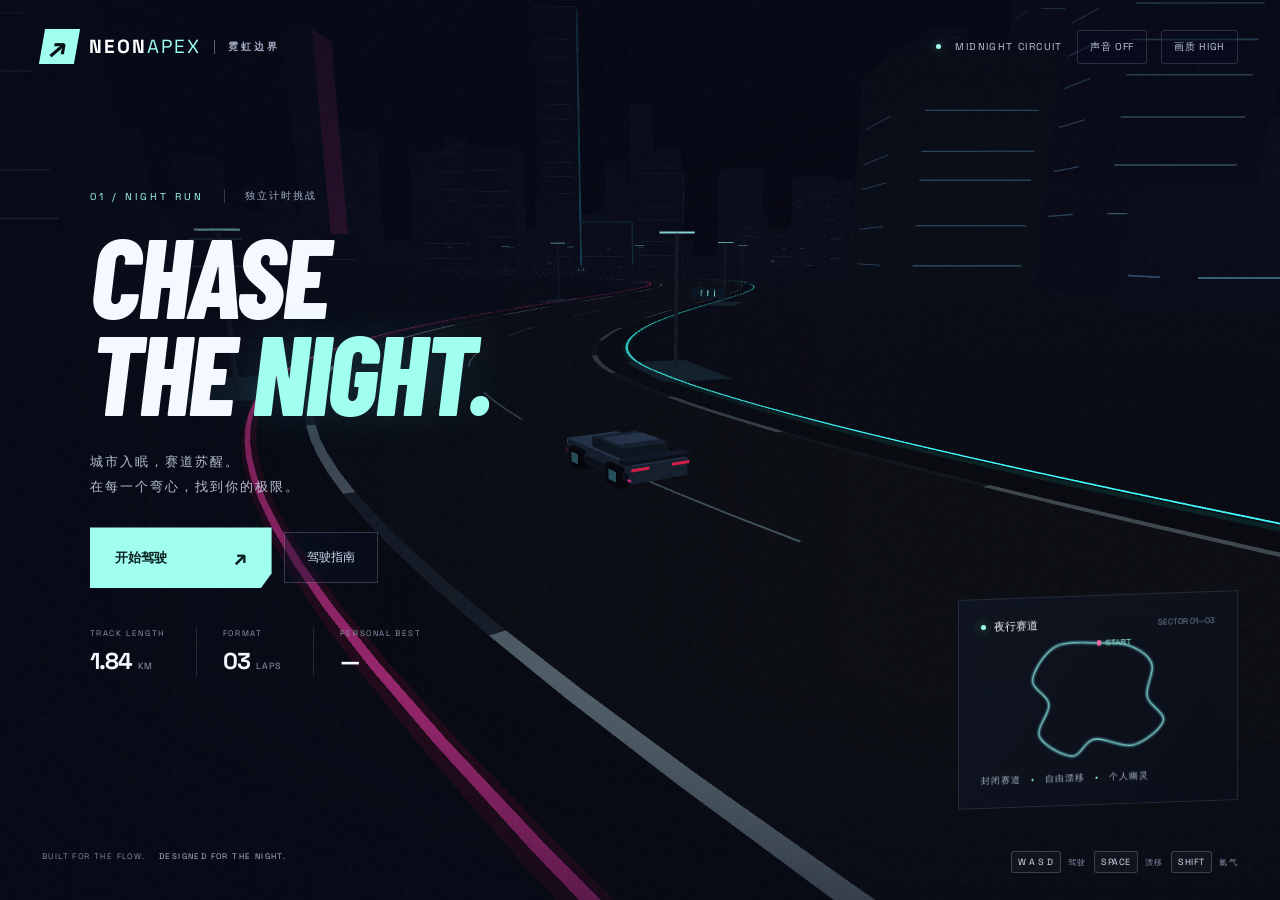
<file: neon-apex/index.html>
<!doctype html>
<html lang="zh-CN"><head><meta charset="UTF-8"><meta name="viewport" content="width=device-width,initial-scale=1,viewport-fit=cover"><meta name="theme-color" content="#070918"><meta name="description" content="霓虹城市中的 3D 漂移计时挑战。驾驶、加速，追逐自己的最佳圈速。"><title>NEON APEX · 霓虹边界</title><link rel="stylesheet" href="style.css"></head>
<body>
<canvas id="world" aria-label="3D 赛车画面"></canvas><div class="grain"></div><div class="vignette"></div>
<header><a class="brand" href="#" aria-label="霓虹边界首页"><i>↗</i> NEON<span>APEX</span><small>霓虹边界</small></a><div class="top-actions"><span class="live-dot"></span><span id="modeLabel">MIDNIGHT CIRCUIT</span><button id="sound" aria-label="开启声音" title="声音">声音 OFF</button><button id="quality" title="画面品质">画质 HIGH</button><button id="pause" class="hidden" title="暂停 (Esc)">Ⅱ 暂停</button></div></header>
<main id="menu" class="menu">
 <div class="eyebrow"><span>01 / NIGHT RUN</span><b>独立计时挑战</b></div>
 <h1>CHASE<br>THE <em>NIGHT.</em></h1>
 <p class="intro">城市入眠，赛道苏醒。<br>在每一个弯心，找到你的极限。</p>
 <div class="start-row"><button id="start" class="primary">开始驾驶 <span>↗</span></button><button id="help" class="secondary">驾驶指南</button></div>
 <div class="specs"><div><small>TRACK LENGTH</small><strong id="length">—<span> KM</span></strong></div><div><small>FORMAT</small><strong>03<span> LAPS</span></strong></div><div><small>PERSONAL BEST</small><strong id="menuBest">—<span> 首圈待创</span></strong></div></div>
</main>
<aside id="trackCard" class="track-card"><div><span class="live-dot"></span> 夜行赛道 <small>SECTOR 01—03</small></div><canvas id="menuMap" width="260" height="150"></canvas><p>封闭赛道 <span>•</span> 自由漂移 <span>•</span> 个人幽灵</p></aside>
<div class="bottom-menu" id="bottomMenu"><span>BUILT FOR THE FLOW. <b>DESIGNED FOR THE NIGHT.</b></span><span><kbd>W A S D</kbd> 驾驶 <kbd>SPACE</kbd> 漂移 <kbd>SHIFT</kbd> 氮气</span></div>
<section id="hud" class="hidden" aria-label="比赛仪表">
 <div class="lap-panel"><small>LAP / 圈数</small><div><b id="lap">01</b><span>/ 03</span></div><div class="sectors"><i></i><i></i><i></i></div><p id="sectorLabel">SECTOR 01</p></div>
 <div class="times"><div><small>当前圈速</small><strong id="timer">00:00.000</strong></div><div><small>最佳圈速</small><strong id="best">—</strong></div><p id="ghostLabel">首个纪录，等你创造</p></div>
 <div class="map-box"><canvas id="map" width="220" height="150"></canvas><span>MIDNIGHT CIRCUIT</span></div>
 <div class="speed-box"><span id="drift">GRIP / 抓地</span><div><strong id="speed">000</strong><small>KM/H</small></div><div class="speed-line"><i id="speedFill"></i></div><div class="nitro"><span>N₂</span><div><i id="nitroFill"></i></div><small id="nitroText">100%</small></div></div>
 <div class="race-bottom"><span><kbd>SPACE</kbd> 漂移 <kbd>SHIFT</kbd> 氮气 <kbd>R</kbd> 回到赛道 <kbd>ESC</kbd> 暂停</span><button id="reset">↻ 重开</button></div>
</section>
<div id="countdown" class="countdown hidden" aria-live="polite"></div><div id="toast" class="toast" aria-live="polite"></div>
<div id="touch" class="touch hidden"><div><button data-key="ArrowLeft" aria-label="左转">◀</button><button data-key="ArrowRight" aria-label="右转">▶</button></div><div><button data-key="Space">漂移</button><button data-key="ShiftLeft">N₂</button><button data-key="ArrowDown">刹车</button><button data-key="ArrowUp">油门</button></div></div>
<dialog id="guide"><button class="close" id="closeGuide" aria-label="关闭">×</button><span class="eyebrow">DRIVER'S BRIEFING</span><h2>掌握弯道，掌握夜晚。</h2><div class="guide-grid"><p><kbd>W / ↑</kbd><b>油门</b><span>平顺加速，直道全开。</span></p><p><kbd>S / ↓</kbd><b>刹车 / 倒车</b><span>入弯前减速，低速时可倒车。</span></p><p><kbd>A D / ← →</kbd><b>方向</b><span>高速轻打方向，提前寻找弯心。</span></p><p><kbd>SPACE</kbd><b>手刹漂移</b><span>转向时轻按，让车尾滑过弯道。</span></p><p><kbd>SHIFT</kbd><b>氮气</b><span>直道释放；松开后自动恢复。</span></p><p><kbd>R / ESC</kbd><b>救援 / 暂停</b><span>救援回赛道，当前圈计时加 3 秒。</span></p></div><p class="guide-note">完成三圈结束挑战。按顺序通过赛道检查点才计圈，最佳单圈与幽灵记录保存在当前浏览器。手机请横屏，用屏幕按钮驾驶。</p><button id="guideGo" class="primary">明白，准备上场 ↗</button></dialog>
<dialog id="pauseDialog"><span class="eyebrow">TAKE A BREATH</span><h2>夜晚会等你。</h2><p>比赛已暂停，计时停止。</p><button id="resume" class="primary">继续驾驶 ↗</button><button id="quit" class="secondary">返回主界面</button></dialog>
<dialog id="finish"><span class="eyebrow">SESSION COMPLETE</span><h2>留下一道光。</h2><p id="finishSubtitle">三圈挑战完成</p><div id="lapResults"></div><p class="guide-note">最佳单圈已保存在此浏览器。再跑一场，挑战自己的幽灵。</p><button id="again" class="primary">再次挑战 ↗</button><button id="finishMenu" class="secondary">返回主界面</button></dialog>
<div id="error" class="hidden error"><h2>当前环境无法启动 3D 画面</h2><p>请使用启用硬件加速的现代浏览器重新打开。</p></div>
<script type="module" src="game.js"></script>
</body></html>
</file>
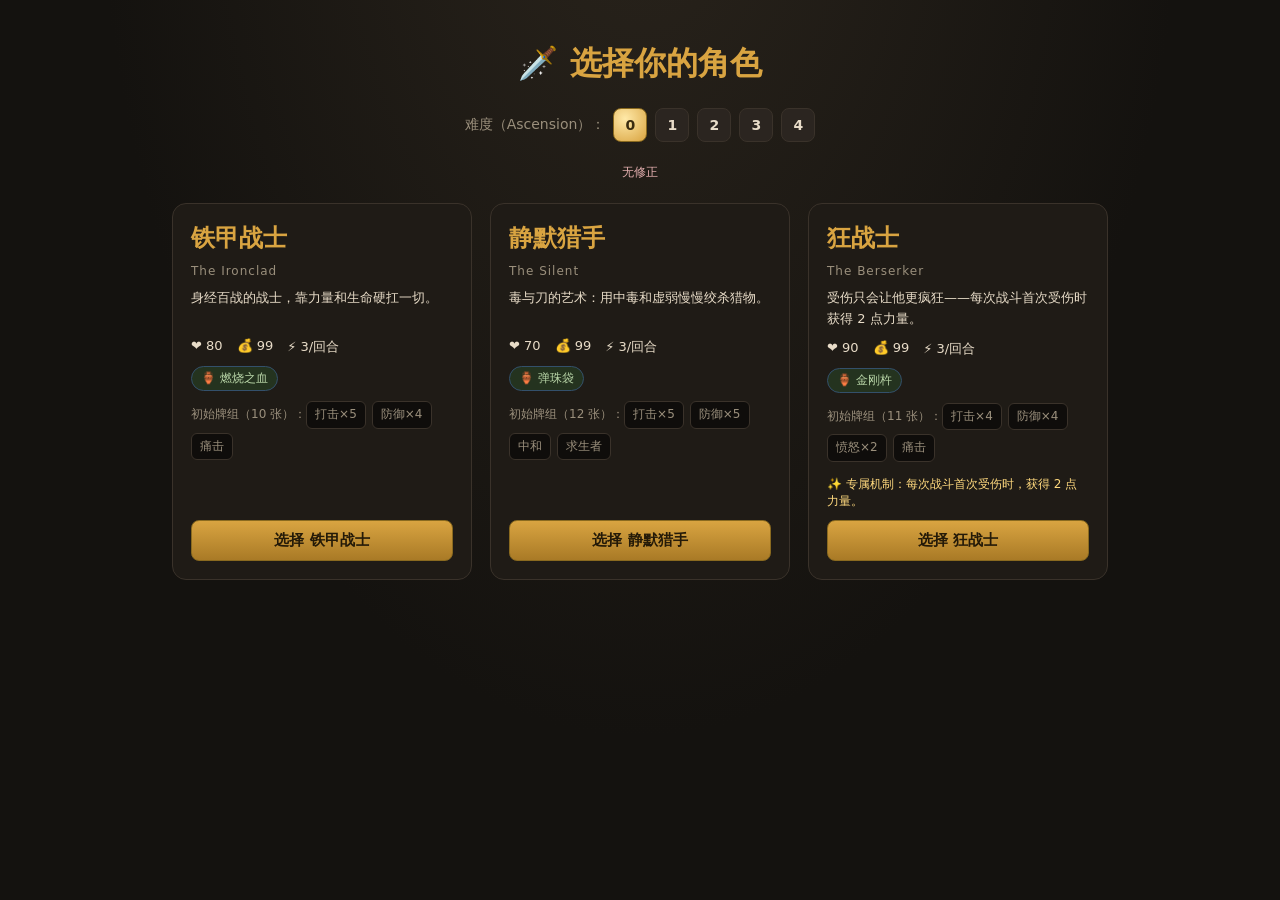
<file: sts-web/index.html>
<!doctype html>
<html lang="zh-CN">
  <head>
    <meta charset="UTF-8" />
    <meta name="viewport" content="width=device-width, initial-scale=1.0, viewport-fit=cover" />
    <meta name="theme-color" content="#14120f" />
    <link rel="manifest" href="./manifest.webmanifest" />
    <link rel="icon" href="data:image/svg+xml,<svg xmlns=%22http://www.w3.org/2000/svg%22 viewBox=%220 0 100 100%22><text y=%22.9em%22 font-size=%2290%22>🗡️</text></svg>" />
    <title>杀戮尖塔 · 网页版</title>
    <script type="module" crossorigin src="./assets/index-CFLQZU8_.js"></script>
    <link rel="stylesheet" crossorigin href="./assets/index-DvwWid6a.css">
  </head>
  <body>
    <div id="root"></div>
  </body>
</html>
</file>
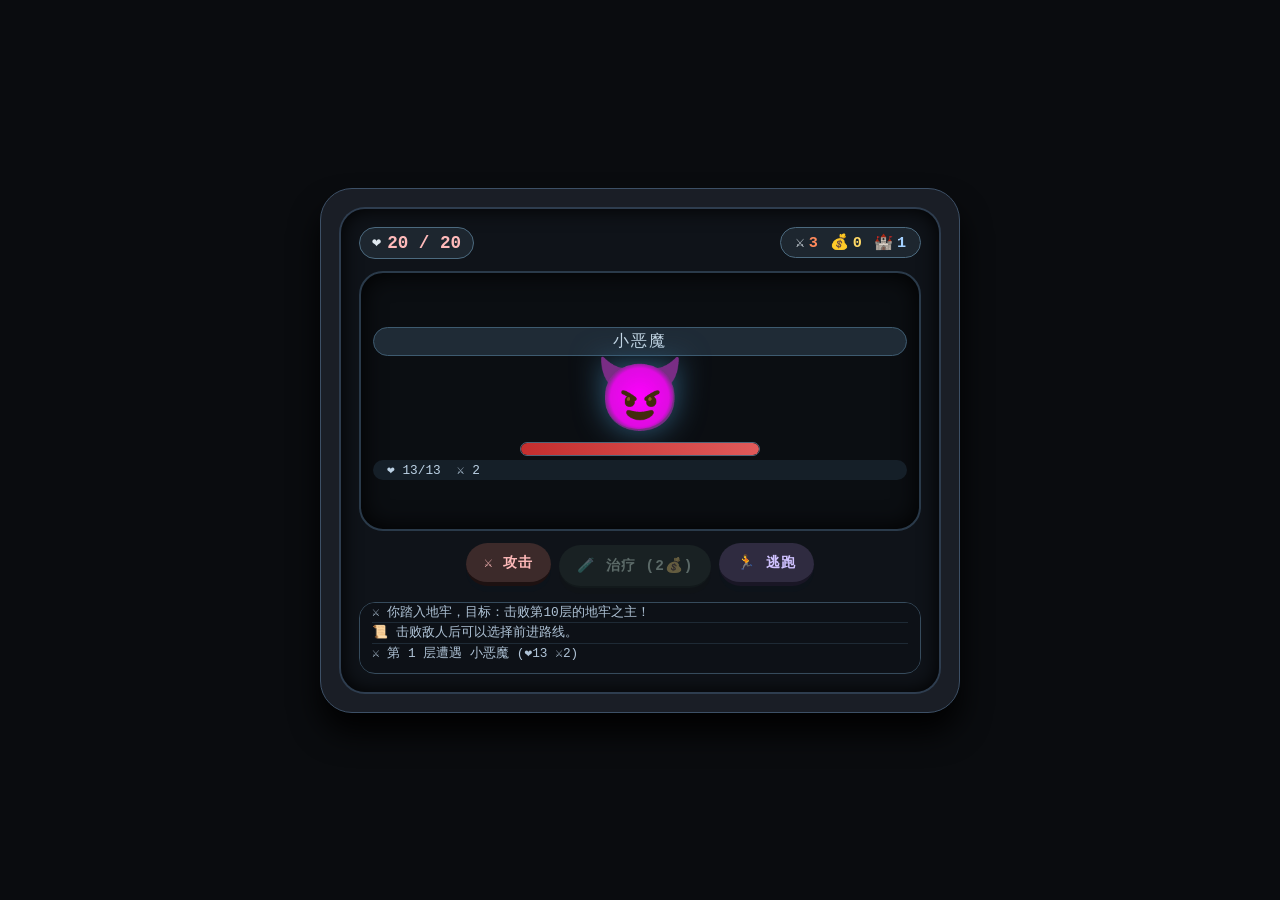
<file: maoxian.html>
<!DOCTYPE html>
<html lang="zh-CN">
<head>
<meta charset="UTF-8">
<meta name="viewport" content="width=device-width, initial-scale=1.0">
<title>肉鸽地牢 · 分支与商店</title>
<style>
  * { box-sizing: border-box; user-select: none; margin: 0; padding: 0; }
  body {
    background: #0a0c0f; min-height: 100vh; display: flex;
    align-items: center; justify-content: center;
    font-family: 'Courier New', monospace; padding: 16px;
  }
  .game-wrapper {
    background: #1a1e26; padding: 20px; border-radius: 32px;
    box-shadow: 0 20px 30px rgba(0,0,0,0.9);
    border: 1px solid #3d5066; max-width: 640px; width: 100%;
  }
  .game-container {
    background: #0f1319; border-radius: 24px; padding: 18px;
    box-shadow: inset 0 0 20px #000, 0 0 0 2px #2e3d4f;
  }
  .status-panel {
    display: flex; flex-wrap: wrap; justify-content: space-between;
    align-items: center; gap: 8px; margin-bottom: 12px;
    color: #e0e9f0; font-weight: bold; font-size: 0.95rem;
  }
  .hp-bar {
    display: flex; align-items: center; gap: 6px; background: #1d262f;
    padding: 5px 12px; border-radius: 60px; border: 1px solid #4c6a7f;
  }
  .hp-value { color: #ffbaba; font-size: 1.1rem; }
  .stats {
    display: flex; gap: 12px; background: #1d262f;
    padding: 5px 14px; border-radius: 60px; border: 1px solid #4c6a7f;
  }
  .stat-item { display: flex; align-items: center; gap: 4px; }
  .gold { color: #ffd966; } .floor { color: #a3d0ff; } .attack { color: #ff8a5c; }
  .battlefield {
    background: #0b0e12; border-radius: 24px; padding: 18px 12px 12px;
    border: 2px solid #2a3a4a; box-shadow: inset 0 0 25px #000;
    margin-bottom: 12px; text-align: center; min-height: 260px;
    display: flex; flex-direction: column; justify-content: center;
  }
  .enemy-name {
    color: #c9dbe9; font-size: 1rem; letter-spacing: 2px;
    background: #1f2b36; padding: 3px 18px; border-radius: 40px;
    border: 1px solid #3e5b70; display: inline-block; margin-bottom: 6px;
  }
  .enemy-name.boss { color: #ffd700; border-color: #ffd700; box-shadow: 0 0 12px #ffd70088; }
  .enemy-sprite {
    font-size: 4.5rem; line-height: 1; margin: 2px 0 6px;
    color: #b0c6d8; text-shadow: 0 0 30px #326180;
  }
  .enemy-hp-bar {
    width: 90%; max-width: 240px; height: 14px; background: #201f24;
    border-radius: 40px; border: 1px solid #4e6478; overflow: hidden;
    margin: 0 auto 4px;
  }
  .enemy-hp-fill {
    height: 100%; width: 100%; background: linear-gradient(90deg, #c42e2e, #e05a5a);
    border-radius: 40px; transition: width 0.2s ease;
  }
  .enemy-stats {
    display: inline-flex; gap: 16px; font-size: 0.8rem; color: #bbd1e4;
    background: #151f28; padding: 2px 14px; border-radius: 40px;
  }
  .action-buttons {
    display: flex; gap: 8px; justify-content: center;
    margin-top: 12px; flex-wrap: wrap;
  }
  .btn {
    background: #283845; border: none; border-radius: 60px; padding: 10px 18px;
    font-family: inherit; font-weight: bold; font-size: 0.9rem; letter-spacing: 1px;
    color: #e7f2fa; border-bottom: 4px solid #121b22;
    box-shadow: 0 6px 0 #0d131a; cursor: pointer;
    transition: all 0.07s ease; display: flex; align-items: center; gap: 5px;
    touch-action: manipulation;
  }
  .btn:active:not(:disabled) {
    transform: translateY(4px); border-bottom-width: 1px;
    box-shadow: 0 1px 0 #0d131a;
  }
  .btn:disabled {
    opacity: 0.4; transform: translateY(2px); border-bottom-width: 2px;
    pointer-events: none; filter: grayscale(0.5);
  }
  .attack-btn { background: #3c2a2a; border-bottom-color: #1d1111; color: #ffbaba; }
  .heal-btn { background: #1d3a30; border-bottom-color: #10241d; color: #b6f0d6; }
  .flee-btn { background: #2f2b40; border-bottom-color: #191625; color: #cfc1ff; }
  .restart-btn { background: #2a3444; border-bottom-color: #121b26; color: #b8d4ff; }
  .choice-btn { background: #2a3a4a; border-bottom-color: #1a2a3a; color: #a3d0ff; }
  .shop-btn { background: #3a3020; border-bottom-color: #201810; color: #ffd966; }
  .buy-btn { background: #1d3a30; border-bottom-color: #10241d; color: #b6f0d6; font-size: 0.8rem; padding: 8px 14px; }
  .buy-btn:disabled { opacity: 0.3; }
  .log-box {
    background: #0d1117; border-radius: 16px; padding: 8px 12px; margin-top: 10px;
    height: 72px; overflow-y: auto; font-size: 0.8rem; color: #afc3d6;
    border: 1px solid #364b5c; line-height: 1.4;
  }
  .log-box div { border-bottom: 1px solid #1e2a35; padding: 1px 0; }
  .log-box div:last-child { border-bottom: none; }
  .game-over-msg { text-align: center; font-size: 1rem; font-weight: bold; margin: 6px 0; }
  .game-over-msg.lose { color: #ff9f9f; }
  .game-over-msg.win { color: #ffd966; }
  .hidden { display: none !important; }

  /* 分支路线面板 */
  .branch-panel {
    display: flex; gap: 12px; justify-content: center; flex-wrap: wrap;
    margin: 8px 0;
  }
  .branch-card {
    background: #1a2430; border: 2px solid #3a5a70; border-radius: 16px;
    padding: 14px 18px; cursor: pointer; transition: all 0.15s;
    min-width: 140px; text-align: center; color: #c9dbe9;
  }
  .branch-card:hover { border-color: #6ab0d0; background: #223040; transform: translateY(-2px); }
  .branch-card .icon { font-size: 2rem; display: block; margin-bottom: 4px; }
  .branch-card .label { font-size: 0.85rem; font-weight: bold; }
  .branch-card .desc { font-size: 0.7rem; color: #8aa8c0; margin-top: 3px; }
  .branch-card.danger { border-color: #6a3a3a; }
  .branch-card.danger:hover { border-color: #d06a6a; background: #302020; }
  .branch-card.treasure { border-color: #6a5a30; }
  .branch-card.treasure:hover { border-color: #d0b06a; background: #302a20; }
  .branch-card.elite { border-color: #6a3060; }
  .branch-card.elite:hover { border-color: #d06ac0; background: #302030; }

  /* 商店面板 */
  .shop-panel {
    background: #141a22; border: 2px solid #4a5a3a; border-radius: 16px;
    padding: 12px; margin-top: 8px;
  }
  .shop-title {
    color: #ffd966; font-size: 1rem; font-weight: bold; text-align: center;
    margin-bottom: 8px; letter-spacing: 1px;
  }
  .shop-items { display: flex; flex-direction: column; gap: 6px; }
  .shop-item {
    display: flex; align-items: center; justify-content: space-between;
    background: #1a2430; border-radius: 10px; padding: 8px 12px;
    border: 1px solid #2a3a4a;
  }
  .shop-item-info { display: flex; align-items: center; gap: 8px; }
  .shop-item-icon { font-size: 1.4rem; }
  .shop-item-name { color: #e0e9f0; font-size: 0.85rem; font-weight: bold; }
  .shop-item-desc { color: #8aa8c0; font-size: 0.7rem; }
  .shop-item-price { color: #ffd966; font-size: 0.85rem; font-weight: bold; margin-right: 8px; }
  .shop-footer { text-align: center; margin-top: 8px; }

  /* 背包显示 */
  .inventory {
    display: flex; gap: 4px; flex-wrap: wrap; margin-top: 6px;
    justify-content: center;
  }
  .inv-item {
    background: #1d262f; border: 1px solid #4c6a7f; border-radius: 8px;
    padding: 2px 8px; font-size: 0.7rem; color: #bbd1e4;
  }
  .inv-item.passive { border-color: #6a5a30; color: #ffd966; }
</style>
</head>
<body>
<div class="game-wrapper">
  <div class="game-container">
    <div class="status-panel">
      <div class="hp-bar"><span>❤️</span><span class="hp-value" id="hpDisplay">20 / 20</span></div>
      <div class="stats">
        <div class="stat-item">⚔️ <span class="attack" id="atkDisplay">3</span></div>
        <div class="stat-item">💰 <span class="gold" id="goldDisplay">0</span></div>
        <div class="stat-item">🏰 <span class="floor" id="floorDisplay">1</span></div>
      </div>
    </div>

    <div class="battlefield" id="battlefield">
      <div class="enemy-name" id="enemyName">骷髅战士</div>
      <div class="enemy-sprite" id="enemySprite">💀</div>
      <div class="enemy-hp-bar"><div class="enemy-hp-fill" id="enemyHpFill" style="width:100%"></div></div>
      <div class="enemy-stats">
        <span>❤️ <span id="enemyHpText">12/12</span></span>
        <span>⚔️ <span id="enemyAtkText">3</span></span>
      </div>
    </div>

    <div class="action-buttons" id="actionButtons">
      <button class="btn attack-btn" id="attackBtn" type="button">⚔️ 攻击</button>
      <button class="btn heal-btn" id="healBtn" type="button">🧪 治疗 (2💰)</button>
      <button class="btn flee-btn" id="fleeBtn" type="button">🏃 逃跑</button>
    </div>

    <div id="branchPanel" class="branch-panel hidden"></div>
    <div id="shopPanel" class="shop-panel hidden"></div>
    <div id="gameOverMsg" class="game-over-msg hidden"></div>
    <div class="inventory" id="inventory"></div>
    <div class="log-box" id="logBox"></div>
  </div>
</div>

<script>
window.onerror = function(msg, url, line) {
  const dbg = document.getElementById('logBox');
  if (dbg) {
    const d = document.createElement('div');
    d.style.color = '#ff6b6b';
    d.textContent = '❌ 错误: ' + msg + ' 行:' + line;
    dbg.appendChild(d);
  }
  return false;
};

(function() {
  'use strict';

  const BOSS_FLOOR = 10;
  const MAX_ITEMS = 6; // 背包上限

  let player = {
    hp: 20, maxHp: 20, attack: 3, gold: 0, floor: 1,
    items: [],           // 被动道具 {id, name, icon, desc, type, value}
    tempAttack: 0,       // 临时攻击加成
    tempDefense: 0,      // 临时防御(减伤)
    battleCount: 0,      // 已战斗次数
  };

  let enemy = { name: '骷髅战士', sprite: '💀', hp: 12, maxHp: 12, attack: 3, isBoss: false };
  let gamePhase = 'battle'; // 'battle' | 'branch' | 'shop' | 'gameover' | 'victory'

  const $ = id => document.getElementById(id);
  const hpDisplay = $('hpDisplay'), atkDisplay = $('atkDisplay'), goldDisplay = $('goldDisplay'), floorDisplay = $('floorDisplay');
  const enemyName = $('enemyName'), enemySprite = $('enemySprite'), enemyHpFill = $('enemyHpFill'), enemyHpText = $('enemyHpText'), enemyAtkText = $('enemyAtkText');
  const attackBtn = $('attackBtn'), healBtn = $('healBtn'), fleeBtn = $('fleeBtn');
  const logBox = $('logBox'), gameOverMsg = $('gameOverMsg');
  const branchPanel = $('branchPanel'), shopPanel = $('shopPanel'), inventory = $('inventory');
  const battlefield = $('battlefield'), actionButtons = $('actionButtons');

  function log(msg) {
    const div = document.createElement('div');
    div.textContent = msg;
    logBox.appendChild(div);
    logBox.scrollTop = logBox.scrollHeight;
    while (logBox.children.length > 30) logBox.removeChild(logBox.firstChild);
  }

  // ========== 有效属性计算 ==========
  function getEffectiveAttack() {
    let atk = player.attack + player.tempAttack;
    player.items.forEach(it => {
      if (it.type === 'atk') atk += it.value;
    });
    return atk;
  }
  function getDamageReduction() {
    let red = player.tempDefense;
    player.items.forEach(it => {
      if (it.type === 'def') red += it.value;
    });
    return red;
  }
  function getMaxHpBonus() {
    let bonus = 0;
    player.items.forEach(it => {
      if (it.type === 'hp') bonus += it.value;
    });
    return bonus;
  }
  function getEffectiveMaxHp() {
    return player.maxHp + getMaxHpBonus();
  }

  // ========== UI 刷新 ==========
  function updateUI() {
    hpDisplay.textContent = player.hp + ' / ' + getEffectiveMaxHp();
    atkDisplay.textContent = getEffectiveAttack();
    goldDisplay.textContent = player.gold;
    floorDisplay.textContent = player.floor;

    enemyName.textContent = enemy.name;
    enemyName.classList.toggle('boss', !!enemy.isBoss);
    enemySprite.textContent = enemy.sprite;
    const pct = Math.max(0, (enemy.hp / enemy.maxHp) * 100);
    enemyHpFill.style.width = pct + '%';
    enemyHpText.textContent = enemy.hp + '/' + enemy.maxHp;
    enemyAtkText.textContent = enemy.attack;

    // 背包显示
    inventory.innerHTML = '';
    player.items.forEach(it => {
      const span = document.createElement('span');
      span.className = 'inv-item ' + (it.type === 'atk' || it.type === 'def' || it.type === 'hp' ? 'passive' : '');
      span.textContent = it.icon + ' ' + it.name;
      span.title = it.desc;
      inventory.appendChild(span);
    });

    const inBattle = gamePhase === 'battle';
    const canHeal = inBattle && player.gold >= 2 && player.hp < getEffectiveMaxHp() && player.hp > 0;

    attackBtn.disabled = !inBattle;
    fleeBtn.disabled = !inBattle || enemy.isBoss;
    healBtn.disabled = !canHeal;

    // 显示/隐藏区域
    if (gamePhase === 'gameover' || gamePhase === 'victory') {
      gameOverMsg.classList.remove('hidden');
      const isWin = gamePhase === 'victory';
      gameOverMsg.className = 'game-over-msg ' + (isWin ? 'win' : 'lose');
      gameOverMsg.innerHTML = isWin
        ? '🏆 通关！你击败了地牢之主！<br>'
        : '💀 你已倒下...<br>';
      const btn = document.createElement('button');
      btn.className = 'btn restart-btn';
      btn.type = 'button';
      btn.textContent = '🔄 新的轮回';
      btn.style.marginTop = '8px';
      btn.addEventListener('click', resetGame);
      gameOverMsg.appendChild(btn);
    } else {
      gameOverMsg.classList.add('hidden');
      gameOverMsg.innerHTML = '';
    }

    branchPanel.classList.toggle('hidden', gamePhase !== 'branch');
    shopPanel.classList.toggle('hidden', gamePhase !== 'shop');
    actionButtons.style.display = gamePhase === 'battle' ? 'flex' : 'none';

    // 战斗中显示敌人区，非战斗时隐藏敌人区(保留占位)
    if (gamePhase === 'battle') {
      battlefield.style.display = 'flex';
    } else if (gamePhase === 'branch' || gamePhase === 'shop') {
      battlefield.style.display = 'none';
    } else {
      battlefield.style.display = 'flex';
    }
  }

  // ========== 敌人生成 ==========
  function generateEnemy(type) {
    // type: 'normal' | 'elite' | 'treasure' | 'boss'
    if (player.floor === BOSS_FLOOR) type = 'boss';
    if (!type) type = 'normal';

    if (type === 'boss') {
      const hp = 60 + Math.floor(Math.random() * 15);
      const atk = 8 + Math.floor(Math.random() * 3);
      enemy = { name: '地牢之主', sprite: '👑', hp: hp, maxHp: hp, attack: atk, isBoss: true };
      log('👑 第 ' + BOSS_FLOOR + ' 层 · BOSS「地牢之主」出现！(❤️' + hp + ' ⚔️' + atk + ')');
      return;
    }

    const names = [
      { name: '骷髅战士', sprite: '💀' }, { name: '洞穴蝙蝠', sprite: '🦇' },
      { name: '腐化史莱姆', sprite: '🟢' }, { name: '地穴蜘蛛', sprite: '🕷️' },
      { name: '幽灵', sprite: '👻' }, { name: '兽人斥候', sprite: '👹' },
      { name: '石像鬼', sprite: '🗿' }, { name: '地狱犬', sprite: '🐕' },
      { name: '暗影法师', sprite: '🧙' }, { name: '小恶魔', sprite: '😈' }
    ];
    const base = names[Math.floor(Math.random() * names.length)];
    const f = player.floor;
    let hpMult = 1, atkMult = 1, goldBonus = 0, prefix = '';

    if (type === 'elite') { hpMult = 1.8; atkMult = 1.4; goldBonus = 5; prefix = '精英·'; }
    else if (type === 'treasure') { hpMult = 0.7; atkMult = 0.7; goldBonus = 8; prefix = '宝箱怪·'; }

    const hp = Math.max(6, Math.floor((8 + Math.random() * 6 + f * 2.2) * hpMult));
    const atk = Math.max(2, Math.floor((2 + Math.random() * 3 + f * 0.7) * atkMult));

    enemy = { name: prefix + base.name, sprite: type === 'treasure' ? '📦' : base.sprite, hp: hp, maxHp: hp, attack: atk, isBoss: false, goldBonus: goldBonus, type: type };
    log('⚔️ 第 ' + f + ' 层遭遇 ' + enemy.name + ' (❤️' + enemy.hp + ' ⚔️' + enemy.attack + ')');
  }

  // ========== 战斗结算 ==========
  function onEnemyDeath() {
    if (enemy.isBoss) {
      gamePhase = 'victory';
      log('🏆 你击败了地牢之主！通关成功！');
      updateUI();
      return;
    }

    let gold = 2 + Math.floor(player.floor / 2) + Math.floor(Math.random() * 3) + (enemy.goldBonus || 0);
    player.gold += gold;
    log('💰 击败 ' + enemy.name + '！获得 ' + gold + ' 金币。');

    // 成长：攻击力提升
    if (Math.random() < 0.4 || player.floor % 3 === 0) {
      player.attack += 1;
      log('⚔️ 攻击力提升至 ' + getEffectiveAttack() + '！');
    }

    // 层数+1
    player.floor += 1;
    player.battleCount++;

    // 回复少量生命
    const heal = 2 + Math.floor(Math.random() * 3);
    player.hp = Math.min(getEffectiveMaxHp(), player.hp + heal);
    log('❤️ 恢复 ' + heal + ' 点生命。');

    // 战斗后 → 进入分支选择
    if (player.floor >= BOSS_FLOOR) {
      // 直接进入Boss层，无需选择
      log('👑 前方就是地牢之主！');
      gamePhase = 'battle';
      generateEnemy('boss');
      updateUI();
    } else {
      gamePhase = 'branch';
      showBranchOptions();
    }
  }

  function onPlayerDeath() {
    player.hp = 0;
    gamePhase = 'gameover';
    updateUI();
    log('💀 你被击败了... 地牢吞噬了你的灵魂。');
  }

  // ========== 战斗操作 ==========
  function playerAttack() {
    if (gamePhase !== 'battle') return;
    const dmg = getEffectiveAttack() + Math.floor(Math.random() * 2);
    enemy.hp = Math.max(0, enemy.hp - dmg);
    log('⚔️ 你对 ' + enemy.name + ' 造成 ' + dmg + ' 点伤害。');

    if (enemy.hp <= 0) { enemy.hp = 0; onEnemyDeath(); return; }

    let eDmg = Math.max(1, enemy.attack + Math.floor(Math.random() * 2) - 1);
    eDmg = Math.max(1, eDmg - getDamageReduction());
    player.hp = Math.max(0, player.hp - eDmg);
    log('💥 ' + enemy.name + ' 反击，造成 ' + eDmg + ' 点伤害。');

    if (player.hp <= 0) { onPlayerDeath(); return; }
    updateUI();
  }

  function healPlayer() {
    if (gamePhase !== 'battle') return;
    if (player.gold < 2) { log('💰 金币不足。'); return; }
    if (player.hp >= getEffectiveMaxHp()) { log('❤️ 已满血。'); return; }
    player.gold -= 2;
    const heal = 6 + Math.floor(Math.random() * 4);
    player.hp = Math.min(getEffectiveMaxHp(), player.hp + heal);
    log('🧪 治疗恢复 ' + heal + ' 点生命 (消耗2💰)。');
    let eDmg = Math.max(1, enemy.attack + Math.floor(Math.random() * 2) - 1);
    eDmg = Math.max(1, eDmg - getDamageReduction());
    player.hp = Math.max(0, player.hp - eDmg);
    log('💥 ' + enemy.name + ' 趁机攻击，造成 ' + eDmg + ' 点伤害。');
    if (player.hp <= 0) { onPlayerDeath(); return; }
    updateUI();
  }

  function flee() {
    if (gamePhase !== 'battle' || enemy.isBoss) return;
    const loss = Math.min(player.gold, 3 + Math.floor(Math.random() * 4));
    player.gold -= loss;
    log('🏃 逃跑损失 ' + loss + ' 金币。');
    if (player.floor > 1) { player.floor -= 1; log('⬇️ 退回第 ' + player.floor + ' 层。'); }
    else log('⬇️ 仍在地下第 ' + player.floor + ' 层。');
    const heal = 3 + Math.floor(Math.random() * 5);
    player.hp = Math.min(getEffectiveMaxHp(), player.hp + heal);
    log('❤️ 恢复 ' + heal + ' 点生命。');
    // 逃跑后进入分支选择
    gamePhase = 'branch';
    showBranchOptions();
  }

  // ========== 分支选择 ==========
  function showBranchOptions() {
    branchPanel.innerHTML = '';
    const title = document.createElement('div');
    title.style.cssText = 'width:100%;text-align:center;color:#a3d0ff;font-size:0.95rem;font-weight:bold;margin-bottom:6px;';
    title.textContent = '📜 第 ' + player.floor + ' 层 · 选择前进路线';
    branchPanel.appendChild(title);

    const options = [
      { icon: '👹', label: '普通战斗', desc: '标准敌人，常规奖励', type: 'normal', cls: '' },
      { icon: '👺', label: '精英战斗', desc: '强力敌人，更多金币', type: 'elite', cls: 'elite' },
      { icon: '📦', label: '宝箱怪', desc: '较弱但金币丰厚', type: 'treasure', cls: 'treasure' },
      { icon: '🏪', label: '商店', desc: '购买道具/强化', type: 'shop', cls: '' },
    ];

    options.forEach(opt => {
      const card = document.createElement('div');
      card.className = 'branch-card ' + opt.cls;
      card.innerHTML = '<span class="icon">' + opt.icon + '</span><span class="label">' + opt.label + '</span><span class="desc">' + opt.desc + '</span>';
      card.addEventListener('click', () => {
        if (opt.type === 'shop') {
          gamePhase = 'shop';
          showShop();
        } else {
          gamePhase = 'battle';
          generateEnemy(opt.type);
          updateUI();
        }
      });
      branchPanel.appendChild(card);
    });
    updateUI();
  }

  // ========== 商店 ==========
  const SHOP_ITEMS = [
    { id: 'atk1', icon: '⚔️', name: '攻击强化', desc: '永久 +2 攻击力', price: 8, type: 'atk', value: 2 },
    { id: 'atk2', icon: '🗡️', name: '利刃附魔', desc: '永久 +1 攻击力', price: 4, type: 'atk', value: 1 },
    { id: 'hp1', icon: '❤️', name: '生命护符', desc: '永久 +5 最大生命', price: 6, type: 'hp', value: 5 },
    { id: 'hp2', icon: '💖', name: '活力药剂', desc: '永久 +3 最大生命', price: 4, type: 'hp', value: 3 },
    { id: 'def1', icon: '🛡️', name: '铁壁护甲', desc: '每次受击减少 2 伤害', price: 10, type: 'def', value: 2 },
    { id: 'def2', icon: '🔰', name: '皮甲', desc: '每次受击减少 1 伤害', price: 5, type: 'def', value: 1 },
  ];

  function showShop() {
    shopPanel.innerHTML = '';
    const title = document.createElement('div');
    title.className = 'shop-title';
    title.textContent = '🏪 地牢商店 · 第 ' + player.floor + ' 层';
    shopPanel.appendChild(title);

    const itemsDiv = document.createElement('div');
    itemsDiv.className = 'shop-items';

    SHOP_ITEMS.forEach(item => {
      const row = document.createElement('div');
      row.className = 'shop-item';
      const info = document.createElement('div');
      info.className = 'shop-item-info';
      info.innerHTML = '<span class="shop-item-icon">' + item.icon + '</span><div><div class="shop-item-name">' + item.name + '</div><div class="shop-item-desc">' + item.desc + '</div></div>';
      const right = document.createElement('div');
      right.style.cssText = 'display:flex;align-items:center;';
      const price = document.createElement('span');
      price.className = 'shop-item-price';
      price.textContent = item.price + '💰';
      const buyBtn = document.createElement('button');
      buyBtn.className = 'btn buy-btn';
      buyBtn.type = 'button';
      buyBtn.textContent = '购买';
      buyBtn.disabled = player.gold < item.price || player.items.length >= MAX_ITEMS;
      buyBtn.addEventListener('click', () => {
        if (player.gold < item.price) { log('💰 金币不足。'); return; }
        if (player.items.length >= MAX_ITEMS) { log('🎒 背包已满。'); return; }
        player.gold -= item.price;
        player.items.push({ id: item.id, icon: item.icon, name: item.name, desc: item.desc, type: item.type, value: item.value });
        // 如果是生命道具，立即增加当前生命上限
        if (item.type === 'hp') {
          player.hp += item.value;
        }
        log('🛒 购买了 ' + item.name + ' (花费 ' + item.price + '💰)');
        showShop();
        updateUI();
      });
      right.appendChild(price);
      right.appendChild(buyBtn);
      row.appendChild(info);
      row.appendChild(right);
      itemsDiv.appendChild(row);
    });

    shopPanel.appendChild(itemsDiv);

    // 离开商店
    const footer = document.createElement('div');
    footer.className = 'shop-footer';
    const leaveBtn = document.createElement('button');
    leaveBtn.className = 'btn choice-btn';
    leaveBtn.type = 'button';
    leaveBtn.textContent = '🚪 离开商店，继续前进';
    leaveBtn.addEventListener('click', () => {
      gamePhase = 'branch';
      showBranchOptions();
    });
    footer.appendChild(leaveBtn);
    shopPanel.appendChild(footer);

    updateUI();
  }

  // ========== 重置 ==========
  function resetGame() {
    player = {
      hp: 20, maxHp: 20, attack: 3, gold: 0, floor: 1,
      items: [], tempAttack: 0, tempDefense: 0, battleCount: 0,
    };
    gamePhase = 'battle';
    logBox.innerHTML = '';
    log('⚔️ 你踏入地牢，目标：击败第10层的地牢之主！');
    log('📜 击败敌人后可以选择前进路线。');
    generateEnemy('normal');
    updateUI();
  }

  // ========== 初始化 ==========
  attackBtn.addEventListener('click', playerAttack);
  healBtn.addEventListener('click', healPlayer);
  fleeBtn.addEventListener('click', flee);
  resetGame();
})();
</script>
</body>
</html>
</file>
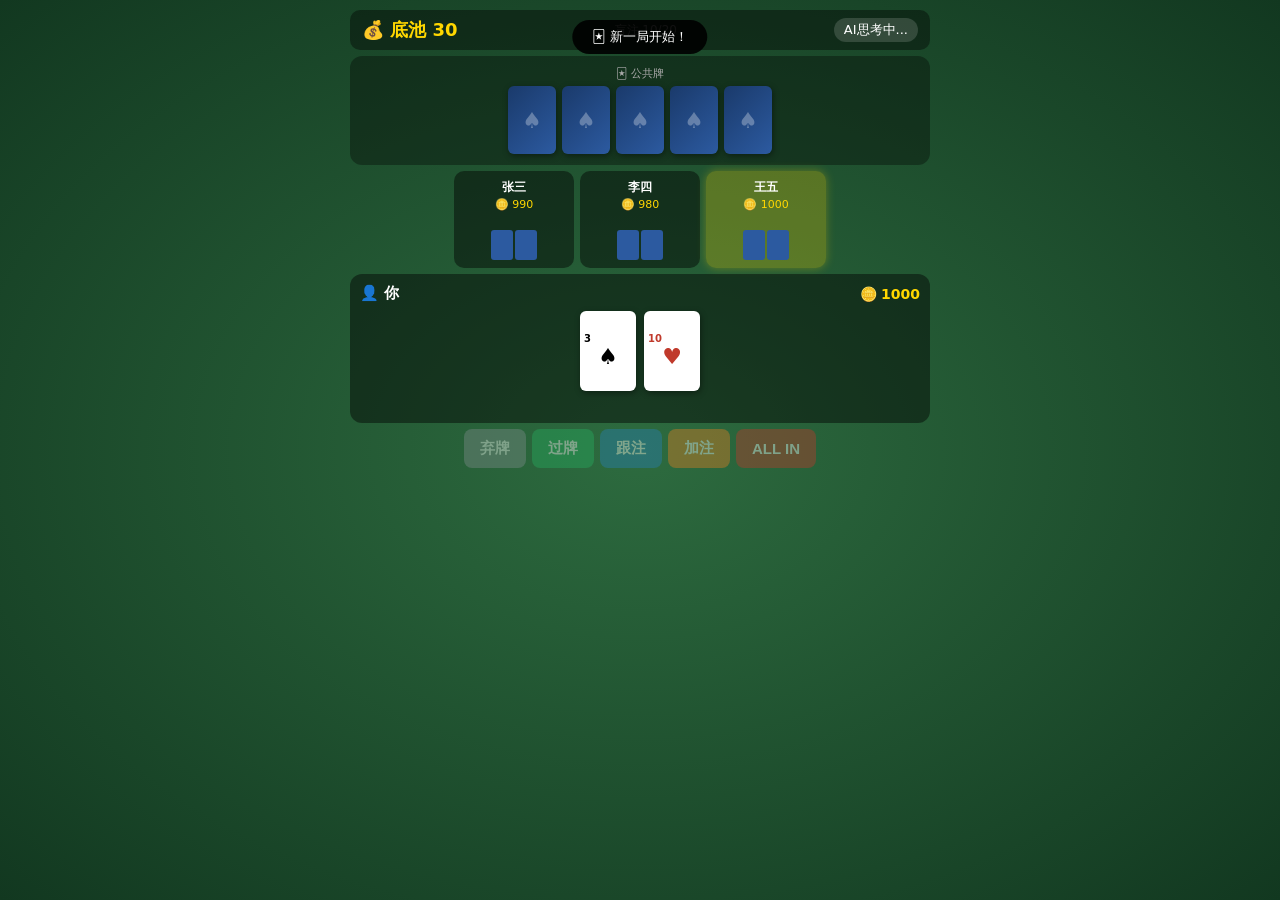
<file: texas.html>
<!DOCTYPE html>
<html lang="zh-CN">
<head>
<meta charset="UTF-8">
<meta name="viewport" content="width=device-width, initial-scale=1.0, user-scalable=no">
<title>德州扑克</title>
<style>
*{margin:0;padding:0;box-sizing:border-box}
body{
  font-family:'Segoe UI',system-ui,sans-serif;
  background:#1a472a;
  background-image:radial-gradient(ellipse at center,#2d6b3f 0%,#123820 100%);
  min-height:100vh;min-height:100dvh;
  display:flex;justify-content:center;align-items:center;
  color:#fff;overflow-x:hidden;
  -webkit-tap-highlight-color:transparent;
  user-select:none;
}
.game{
  width:100%;max-width:600px;
  padding:10px;display:flex;flex-direction:column;
  min-height:100vh;min-height:100dvh;
}
/* 顶部信息 */
.top-bar{
  display:flex;justify-content:space-between;align-items:center;
  padding:8px 12px;background:rgba(0,0,0,.4);border-radius:10px;
  margin-bottom:6px;flex-shrink:0;
}
.pot{font-size:18px;font-weight:bold;color:#ffd700}
.pot span{color:#ffd700}
.blind{font-size:12px;color:#aaa}
.round-info{font-size:13px;color:#fff;background:rgba(255,255,255,.15);padding:3px 10px;border-radius:12px}
/* 公共牌区 */
.community-area{
  background:rgba(0,0,0,.35);border-radius:12px;padding:10px;
  margin-bottom:6px;text-align:center;flex-shrink:0;
}
.community-label{font-size:11px;color:#aaa;margin-bottom:4px}
#community-cards{
  display:flex;gap:6px;justify-content:center;align-items:center;
  flex-wrap:wrap;min-height:70px;
}
.card{
  width:48px;height:68px;border-radius:6px;
  background:#fff;color:#000;
  display:flex;flex-direction:column;
  justify-content:center;align-items:center;
  font-weight:bold;font-size:18px;
  box-shadow:1px 2px 6px rgba(0,0,0,.4);
  position:relative;flex-shrink:0;
  transition:transform .2s;
}
.card.red{color:#c0392b}
.card.back{
  background:linear-gradient(135deg,#1a3a6b,#2c5aa0);
  color:transparent;
}
.card.back::after{
  content:'♠';color:rgba(255,255,255,.3);font-size:22px;
}
.card-rank{font-size:10px;align-self:flex-start;margin-left:4px}
.card-suit{font-size:22px}
/* 对手区 */
.opponents{
  display:flex;gap:6px;justify-content:center;flex-wrap:wrap;
  margin-bottom:6px;flex-shrink:0;
}
.opponent{
  background:rgba(0,0,0,.45);border-radius:10px;padding:8px 10px;
  text-align:center;min-width:70px;flex:1;max-width:120px;
  transition:all .3s;
}
.opponent.active{background:rgba(255,215,0,.25);box-shadow:0 0 10px rgba(255,215,0,.3)}
.opponent.folded{opacity:.4}
.opponent .name{font-size:12px;font-weight:bold;margin-bottom:2px}
.opponent .chips{font-size:11px;color:#ffd700}
.opponent .action{font-size:10px;color:#aaa;margin-top:2px;min-height:14px}
.opponent .cards-mini{display:flex;gap:2px;justify-content:center;margin-top:3px}
.mini-card{
  width:22px;height:30px;border-radius:3px;background:#fff;color:#000;
  font-size:10px;font-weight:bold;display:flex;align-items:center;justify-content:center;
}
.mini-card.red{color:#c0392b}
.mini-card.back{background:#2c5aa0;color:transparent}
/* 玩家区 */
.player-area{
  background:rgba(0,0,0,.45);border-radius:12px;padding:10px;
  margin-bottom:6px;flex-shrink:0;
}
.player-info{
  display:flex;justify-content:space-between;align-items:center;
  margin-bottom:8px;
}
.player-name{font-weight:bold;font-size:15px}
.player-chips{color:#ffd700;font-size:14px}
.player-chips span{font-weight:bold}
.player-bet{font-size:11px;color:#ccc;margin-top:2px}
#player-cards{
  display:flex;gap:8px;justify-content:center;margin-bottom:6px;
}
#player-cards .card{cursor:default;width:56px;height:80px;font-size:22px}
/* 操作按钮 */
.actions{
  display:flex;gap:6px;flex-wrap:wrap;justify-content:center;
  flex-shrink:0;padding-bottom:env(safe-area-inset-bottom,8px);
}
.btn{
  padding:10px 16px;border:none;border-radius:8px;
  font-size:15px;font-weight:bold;cursor:pointer;
  color:#fff;transition:all .15s;min-width:60px;
  touch-action:manipulation;
}
.btn:active{transform:scale(.95);opacity:.8}
.btn-fold{background:#7f8c8d}
.btn-check{background:#27ae60}
.btn-call{background:#2980b9}
.btn-raise{background:#e67e22}
.btn-allin{background:#c0392b}
.btn:disabled{opacity:.4;pointer-events:none;transform:none}
/* 加注滑块 */
.raise-area{
  display:flex;gap:6px;align-items:center;margin-top:6px;
  flex-wrap:wrap;justify-content:center;width:100%;
}
.raise-area input[type=range]{flex:1;min-width:100px;accent-color:#e67e22}
.raise-area .btn-raise{padding:8px 14px;font-size:13px}
.raise-area .val{color:#ffd700;font-size:13px;min-width:50px;text-align:center}
/* 弹窗 */
.overlay{
  position:fixed;top:0;left:0;width:100%;height:100%;
  background:rgba(0,0,0,.75);display:flex;
  justify-content:center;align-items:center;z-index:100;
}
.overlay.hidden{display:none}
.modal{
  background:#1a3a2a;border:2px solid #ffd700;border-radius:14px;
  padding:24px;text-align:center;max-width:340px;width:90%;
}
.modal h2{color:#ffd700;margin-bottom:12px}
.modal p{color:#ccc;margin-bottom:8px;font-size:14px}
.modal .btn{margin-top:12px;padding:12px 30px}
.win-title{font-size:22px;margin-bottom:4px}
.hand-name{font-size:14px;color:#ffd700}
/* 手牌提示 */
.hand-hint{
  font-size:12px;color:#ffd700;text-align:center;
  margin-top:4px;min-height:16px;
}
/* 消息 */
.toast{
  position:fixed;top:20px;left:50%;transform:translateX(-50%);
  background:rgba(0,0,0,.9);color:#fff;padding:8px 20px;
  border-radius:20px;font-size:13px;z-index:200;
  opacity:0;transition:opacity .3s;pointer-events:none;
}
.toast.show{opacity:1}
/* 胜负色 */
.winner-glow{box-shadow:0 0 20px rgba(255,215,0,.4)}
/* 响应式 */
@media(max-width:380px){
  .card{width:40px;height:56px;font-size:15px}
  .mini-card{width:18px;height:24px;font-size:8px}
  #player-cards .card{width:46px;height:66px;font-size:18px}
  .btn{padding:8px 12px;font-size:13px;min-width:48px}
}
</style>
</head>
<body>

<div class="game">
  <!-- 顶栏 -->
  <div class="top-bar">
    <div class="pot">💰 底池 <span id="pot">0</span></div>
    <div class="blind">盲注 10/20</div>
    <div class="round-info" id="round-info">等待开始</div>
  </div>

  <!-- 公共牌 -->
  <div class="community-area">
    <div class="community-label">🃏 公共牌</div>
    <div id="community-cards"></div>
  </div>

  <!-- 三个AI对手 -->
  <div class="opponents" id="opponents"></div>

  <!-- 玩家 -->
  <div class="player-area" id="player-area">
    <div class="player-info">
      <div class="player-name" id="player-name">👤 你</div>
      <div class="player-chips">🪙 <span id="player-chips">1000</span></div>
    </div>
    <div class="player-bet" id="player-bet"></div>
    <div id="player-cards"></div>
    <div class="hand-hint" id="hand-hint"></div>
    <!-- 加注滑块 -->
    <div class="raise-area" id="raise-area" style="display:none">
      <span>加注:</span>
      <input type="range" id="raise-slider" min="0" max="1000" value="40">
      <span class="val" id="raise-val">40</span>
      <button class="btn btn-raise" onclick="confirmRaise()">确认加注</button>
      <button class="btn btn-fold" onclick="cancelRaise()">取消</button>
    </div>
  </div>

  <!-- 操作 -->
  <div class="actions" id="actions">
    <button class="btn btn-fold" id="btn-fold" onclick="playerFold()">弃牌</button>
    <button class="btn btn-check" id="btn-check" onclick="playerCheck()">过牌</button>
    <button class="btn btn-call" id="btn-call" onclick="playerCall()">跟注</button>
    <button class="btn btn-raise" id="btn-raise" onclick="showRaise()">加注</button>
    <button class="btn btn-allin" id="btn-allin" onclick="playerAllIn()">ALL IN</button>
  </div>
</div>

<!-- 结果弹窗 -->
<div class="overlay hidden" id="overlay">
  <div class="modal" id="modal"></div>
</div>

<!-- Toast -->
<div class="toast" id="toast"></div>

<script>
// ═══════════ 常量 ═══════════
const SUITS = ['♠','♥','♦','♣'];
const RANKS = ['2','3','4','5','6','7','8','9','10','J','Q','K','A'];
const RANK_ORDER = {2:2,3:3,4:4,5:5,6:6,7:7,8:8,9:9,10:10,J:11,Q:12,K:13,A:14};

// 手牌等级
const HAND_RANK = {
  HIGH_CARD:0, ONE_PAIR:1, TWO_PAIR:2, THREE_KIND:3,
  STRAIGHT:4, FLUSH:5, FULL_HOUSE:6, FOUR_KIND:7,
  STRAIGHT_FLUSH:8, ROYAL_FLUSH:9
};

// ═══════════ 游戏状态 ═══════════
let deck = [];
let communityCards = [];
let players = [];
let currentPlayerIdx = 0;
let dealerIdx = 0;
let pot = 0;
let currentBet = 0;
let phase = 'idle'; // idle|preflop|flop|turn|river|showdown
let raiseSliderVisible = false;
let lastRaiseVal = 40;

// ═══════════ 工具 ═══════════
function shuffle(arr){
  const a = [...arr];
  for(let i=a.length-1;i>0;i--){
    const j = Math.floor(Math.random()*(i+1));
    [a[i],a[j]] = [a[j],a[i]];
  }
  return a;
}
function newDeck(){
  const d = [];
  for(const s of SUITS) for(const r of RANKS) d.push({rank:r,suit:s});
  return shuffle(d);
}

// 评估5张牌
function eval5(cards){
  const ranks = cards.map(c=>RANK_ORDER[c.rank]).sort((a,b)=>b-a);
  const suits = cards.map(c=>c.suit);
  const isFlush = suits.every(s=>s===suits[0]);
  const isStraight = ranks[0]-ranks[4]===4 && new Set(ranks).size===5;
  // A-2-3-4-5顺子
  const isWheel = ranks[0]===14 && ranks[1]===5 && ranks[2]===4 && ranks[3]===3 && ranks[4]===2;
  
  // 统计牌面
  const count = {};
  for(const r of ranks) count[r] = (count[r]||0)+1;
  const vals = Object.entries(count).map(([k,v])=>[+k,v]).sort((a,b)=>b[1]-a[1]||b[0]-a[0]);
  
  if(isFlush && isStraight && ranks[0]===14) return {rank:HAND_RANK.ROYAL_FLUSH,high:14,kickers:[]};
  if(isFlush && isStraight) return {rank:HAND_RANK.STRAIGHT_FLUSH,high:ranks[0],kickers:[]};
  if(isFlush && isWheel) return {rank:HAND_RANK.STRAIGHT_FLUSH,high:5,kickers:[]};
  if(vals[0][1]===4) return {rank:HAND_RANK.FOUR_KIND,high:vals[0][0],kickers:vals.slice(1).map(v=>v[0])};
  if(vals[0][1]===3 && vals[1][1]===2) return {rank:HAND_RANK.FULL_HOUSE,high:vals[0][0],kickers:[vals[1][0]]};
  if(isFlush) return {rank:HAND_RANK.FLUSH,high:ranks[0],kickers:ranks.slice(1)};
  if(isStraight) return {rank:HAND_RANK.STRAIGHT,high:ranks[0],kickers:[]};
  if(isWheel) return {rank:HAND_RANK.STRAIGHT,high:5,kickers:[]};
  if(vals[0][1]===3) return {rank:HAND_RANK.THREE_KIND,high:vals[0][0],kickers:vals.slice(1).map(v=>v[0])};
  if(vals[0][1]===2 && vals[1][1]===2) return {rank:HAND_RANK.TWO_PAIR,high:Math.max(vals[0][0],vals[1][0]),kickers:[Math.min(vals[0][0],vals[1][0]),vals[2][0]]};
  if(vals[0][1]===2) return {rank:HAND_RANK.ONE_PAIR,high:vals[0][0],kickers:vals.slice(1).map(v=>v[0])};
  return {rank:HAND_RANK.HIGH_CARD,high:ranks[0],kickers:ranks.slice(1)};
}

// 从7张牌中选最佳5张
function bestHand(holeCards, community){
  const all = [...holeCards, ...community];
  if(all.length < 5) return null;
  let best = null;
  const combos = all.length===5 ? [all] : getCombos(all,5);
  for(const combo of combos){
    const e = eval5(combo);
    if(!best || compareHands(e,best) > 0) best = e;
  }
  return best;
}

function getCombos(arr,k){
  if(k===0) return [[]];
  if(arr.length<k) return [];
  const first=arr[0],rest=arr.slice(1);
  const withFirst=getCombos(rest,k-1).map(c=>[first,...c]);
  const without=getCombos(rest,k);
  return [...withFirst,...without];
}

function compareHands(a,b){
  if(a.rank!==b.rank) return a.rank - b.rank;
  if(a.high!==b.high) return a.high - b.high;
  for(let i=0;i<Math.min(a.kickers.length,b.kickers.length);i++){
    if(a.kickers[i]!==b.kickers[i]) return a.kickers[i] - b.kickers[i];
  }
  return 0;
}

function handName(h){
  const names = ['高牌','一对','两对','三条','顺子','同花','葫芦','四条','同花顺','皇家同花顺'];
  return names[h?.rank] || '';
}

// ═══════════ 游戏逻辑 ═══════════
function initPlayers(){
  players = [
    {name:'你',chips:1000,bet:0,hole:[],folded:false,allIn:false,isHuman:true},
    {name:'张三',chips:1000,bet:0,hole:[],folded:false,allIn:false,isHuman:false,style:'tight'},
    {name:'李四',chips:1000,bet:0,hole:[],folded:false,allIn:false,isHuman:false,style:'loose'},
    {name:'王五',chips:1000,bet:0,hole:[],folded:false,allIn:false,isHuman:false,style:'balanced'},
  ];
}

function startHand(){
  // 检查是否有人破产
  const activePlayers = players.filter(p=>p.chips>0);
  if(activePlayers.length < 2){
    showModal('游戏结束',players.find(p=>p.chips>0)?.name+' 赢得所有筹码！🎉',true);
    return;
  }

  // 重置
  deck = newDeck();
  communityCards = [];
  pot = 0;
  currentBet = 20; // 大盲
  phase = 'preflop';
  raiseSliderVisible = false;
  
  for(const p of players){
    p.bet = 0;
    p.hole = [];
    p.folded = false;
    p.allIn = false;
  }
  
  // 移动庄位
  dealerIdx = (dealerIdx + 1) % players.length;
  while(players[dealerIdx].chips <= 0) dealerIdx = (dealerIdx+1) % players.length;
  
  // 发牌
  for(const p of players){
    if(p.chips > 0 || p.allIn){
      p.hole = [deck.pop(), deck.pop()];
    }
  }
  
  // 盲注
  let sbIdx = (dealerIdx+1) % players.length;
  while(players[sbIdx].chips <= 0) sbIdx = (sbIdx+1) % players.length;
  let bbIdx = (dealerIdx+2) % players.length;
  while(players[bbIdx].chips <= 0) bbIdx = (bbIdx+1) % players.length;
  
  postBlind(sbIdx, 10);
  postBlind(bbIdx, 20);
  currentBet = 20;
  
  // 第一个行动的是BB之后的人
  currentPlayerIdx = (bbIdx+1) % players.length;
  while(players[currentPlayerIdx].chips <= 0 || players[currentPlayerIdx].folded)
    currentPlayerIdx = (currentPlayerIdx+1) % players.length;
  
  updateUI();
  showToast('🃏 新一局开始！');
  
  if(players[currentPlayerIdx].isHuman){
    enableActions();
    document.getElementById('round-info').textContent = '轮到你行动';
  } else {
    disableActions();
    document.getElementById('round-info').textContent = 'AI思考中...';
    setTimeout(aiAction, 800 + Math.random()*700);
  }
}

function postBlind(idx, amount){
  const p = players[idx];
  const actual = Math.min(amount, p.chips);
  p.chips -= actual;
  p.bet += actual;
  pot += actual;
  if(p.chips <= 0) p.allIn = true;
}

function activePlayers(){
  return players.filter(p=>!p.folded && (p.chips > 0 || p.allIn));
}

function needActionPlayers(){
  return players.filter(p=>!p.folded && !p.allIn && p.chips > 0);
}

function allBetsEqual(){
  const actives = activePlayers();
  const target = Math.max(...actives.map(p=>p.bet));
  return actives.filter(p=>!p.allIn).every(p=>p.bet >= target || p.allIn);
}

function nextPhase(){
  switch(phase){
    case 'preflop':
      if(activePlayers().length <= 1){ showdown(); return; }
      phase = 'flop';
      communityCards.push(deck.pop(), deck.pop(), deck.pop());
      resetBets();
      document.getElementById('round-info').textContent = '翻牌 Flop';
      break;
    case 'flop':
      if(activePlayers().length <= 1){ showdown(); return; }
      phase = 'turn';
      communityCards.push(deck.pop());
      resetBets();
      document.getElementById('round-info').textContent = '转牌 Turn';
      break;
    case 'turn':
      if(activePlayers().length <= 1){ showdown(); return; }
      phase = 'river';
      communityCards.push(deck.pop());
      resetBets();
      document.getElementById('round-info').textContent = '河牌 River';
      break;
    case 'river':
      showdown();
      return;
  }
  // 小盲位先行动
  currentPlayerIdx = (dealerIdx+1) % players.length;
  while(players[currentPlayerIdx].chips <= 0 || players[currentPlayerIdx].folded)
    currentPlayerIdx = (currentPlayerIdx+1) % players.length;
  
  updateUI();
  
  if(players[currentPlayerIdx].isHuman){
    enableActions();
  } else {
    disableActions();
    setTimeout(aiAction, 700 + Math.random()*600);
  }
}

function resetBets(){
  for(const p of players) p.bet = 0;
  currentBet = 0;
}

function advancePlayer(){
  const startIdx = currentPlayerIdx;
  do {
    currentPlayerIdx = (currentPlayerIdx+1) % players.length;
  } while(
    (players[currentPlayerIdx].folded || players[currentPlayerIdx].allIn || players[currentPlayerIdx].chips <= 0) &&
    currentPlayerIdx !== startIdx
  );
}

function playerFold(){
  if(!players[currentPlayerIdx]?.isHuman) return;
  players[currentPlayerIdx].folded = true;
  addActionLog('你', '弃牌 Fold');
  document.getElementById('hand-hint').textContent = '';
  continueAfterAction();
}

function playerCheck(){
  if(!players[currentPlayerIdx]?.isHuman) return;
  addActionLog('你', '过牌 Check');
  continueAfterAction();
}

function playerCall(){
  if(!players[currentPlayerIdx]?.isHuman) return;
  const p = players[currentPlayerIdx];
  const toCall = Math.min(currentBet - p.bet, p.chips);
  p.chips -= toCall;
  p.bet += toCall;
  pot += toCall;
  if(p.chips <= 0) p.allIn = true;
  addActionLog('你', `跟注 Call ${toCall}`);
  continueAfterAction();
}

function showRaise(){
  if(!players[currentPlayerIdx]?.isHuman) return;
  const p = players[currentPlayerIdx];
  const minRaise = currentBet > 0 ? currentBet*2 : 40;
  const maxRaise = p.chips;
  lastRaiseVal = Math.min(minRaise, maxRaise);
  
  document.getElementById('raise-slider').min = minRaise;
  document.getElementById('raise-slider').max = maxRaise;
  document.getElementById('raise-slider').value = lastRaiseVal;
  document.getElementById('raise-val').textContent = lastRaiseVal;
  document.getElementById('raise-area').style.display = 'flex';
  document.getElementById('btn-raise').disabled = true;
  document.getElementById('btn-fold').disabled = true;
  document.getElementById('btn-check').disabled = true;
  document.getElementById('btn-call').disabled = true;
  document.getElementById('btn-allin').disabled = true;
  raiseSliderVisible = true;
  
  document.getElementById('raise-slider').oninput = function(){
    lastRaiseVal = parseInt(this.value);
    document.getElementById('raise-val').textContent = lastRaiseVal;
  };
}

function confirmRaise(){
  const p = players[currentPlayerIdx];
  const amount = Math.min(lastRaiseVal, p.chips);
  p.chips -= amount;
  p.bet += amount;
  pot += amount;
  currentBet = Math.max(currentBet, p.bet);
  if(p.chips <= 0) p.allIn = true;
  addActionLog('你', `加注 Raise ${amount}`);
  hideRaise();
  continueAfterAction();
}

function cancelRaise(){
  hideRaise();
  enableActions();
}

function hideRaise(){
  document.getElementById('raise-area').style.display = 'none';
  raiseSliderVisible = false;
}

function playerAllIn(){
  if(!players[currentPlayerIdx]?.isHuman) return;
  const p = players[currentPlayerIdx];
  const amount = p.chips;
  p.chips -= amount;
  p.bet += amount;
  pot += amount;
  p.allIn = true;
  currentBet = Math.max(currentBet, p.bet);
  addActionLog('你', 'ALL IN! 🔥');
  continueAfterAction();
}

function continueAfterAction(){
  disableActions();
  document.getElementById('hand-hint').textContent = '';
  
  if(activePlayers().length <= 1 || (needActionPlayers().length === 0 && allBetsEqual())){
    nextPhase();
    return;
  }
  
  advancePlayer();
  updateUI();
  
  if(players[currentPlayerIdx].isHuman){
    enableActions();
    document.getElementById('round-info').textContent = '轮到你行动';
  } else {
    disableActions();
    document.getElementById('round-info').textContent = 'AI思考中...';
    setTimeout(aiAction, 700 + Math.random()*600);
  }
}

// ═══════════ AI ═══════════
function aiAction(){
  const p = players[currentPlayerIdx];
  if(!p || p.isHuman || p.folded || p.allIn || p.chips <= 0){
    advancePlayer();
    continueAfterAction();
    return;
  }
  
  const toCall = currentBet - p.bet;
  const hand = bestHand(p.hole, communityCards);
  const handStrength = hand ? hand.rank / 9 : 0; // 0~1
  const holeMax = Math.max(RANK_ORDER[p.hole[0]?.rank]||0, RANK_ORDER[p.hole[1]?.rank]||0);
  const holeBonus = holeMax / 14 * 0.15;
  const strength = Math.min(1, handStrength + holeBonus + Math.random()*0.1);
  
  const actives = activePlayers().length;
  const potOdds = toCall / (pot + toCall + 0.01);
  
  let action;
  
  if(p.style === 'tight'){
    if(strength > 0.7) action = toCall > p.chips*0.5 ? 'allin' : (Math.random()<0.4 ? 'raise' : 'call');
    else if(strength > 0.45 && toCall < p.chips*0.2) action = 'call';
    else if(toCall === 0) action = 'check';
    else action = 'fold';
  } else if(p.style === 'loose'){
    if(strength > 0.35) action = Math.random()<0.5 ? 'raise' : 'call';
    else if(toCall === 0) action = Math.random()<0.6 ? 'check' : 'raise';
    else if(toCall < p.chips*0.4) action = Math.random()<0.7 ? 'call' : 'fold';
    else action = Math.random()<0.3 ? 'call' : 'fold';
  } else { // balanced
    if(strength > 0.6) action = Math.random()<0.35 ? 'raise' : 'call';
    else if(strength > 0.3 && toCall < p.chips*0.25) action = 'call';
    else if(toCall === 0) action = Math.random()<0.5 ? 'check' : 'raise';
    else action = 'fold';
  }
  
  // 极小概率诈唬
  if(Math.random() < 0.08 && action === 'fold' && toCall < p.chips*0.3){
    action = Math.random()<0.5 ? 'raise' : 'call';
  }
  
  executeAction(p, action, toCall);
}

function executeAction(p, action, toCall){
  if(action === 'fold'){
    p.folded = true;
    addActionLog(p.name, '弃牌 Fold');
  } else if(action === 'check'){
    addActionLog(p.name, '过牌 Check');
  } else if(action === 'call'){
    const actual = Math.min(toCall, p.chips);
    p.chips -= actual;
    p.bet += actual;
    pot += actual;
    if(p.chips <= 0) p.allIn = true;
    addActionLog(p.name, `跟注 Call ${actual}`);
  } else if(action === 'raise'){
    const minR = currentBet > 0 ? currentBet*2 : 40;
    const raiseAmt = Math.min(minR + Math.floor(Math.random()*(p.chips*0.3)), p.chips);
    const actual = Math.max(minR, raiseAmt);
    const really = Math.min(actual, p.chips);
    p.chips -= really;
    p.bet += really;
    pot += really;
    currentBet = Math.max(currentBet, p.bet);
    if(p.chips <= 0) p.allIn = true;
    addActionLog(p.name, `加注 Raise ${really}`);
  } else if(action === 'allin'){
    const amt = p.chips;
    p.chips -= amt;
    p.bet += amt;
    pot += amt;
    p.allIn = true;
    currentBet = Math.max(currentBet, p.bet);
    addActionLog(p.name, 'ALL IN! 🔥');
  }
  
  updateUI();
  
  if(activePlayers().length <= 1 || (needActionPlayers().length === 0 && allBetsEqual())){
    setTimeout(()=>nextPhase(), 500);
  } else {
    advancePlayer();
    updateUI();
    if(players[currentPlayerIdx].isHuman){
      enableActions();
      document.getElementById('round-info').textContent = '轮到你行动';
    } else {
      setTimeout(aiAction, 600 + Math.random()*500);
    }
  }
}

function addActionLog(name, action){
  // 找对应玩家的div
  const idx = players.findIndex(p=>p.name===name);
  const oppDivs = document.getElementById('opponents').children;
  if(name === '你'){
    document.getElementById('player-bet').textContent = action;
  } else {
    for(let i=0;i<oppDivs.length;i++){
      if(oppDivs[i].querySelector('.name')?.textContent === name){
        oppDivs[i].querySelector('.action').textContent = action;
      }
    }
  }
}

// ═══════════ 摊牌 ═══════════
function showdown(){
  phase = 'showdown';
  disableActions();
  document.getElementById('round-info').textContent = '摊牌 Showdown';
  
  const actives = activePlayers();
  
  if(actives.length === 1){
    // 其他人全弃牌
    actives[0].chips += pot;
    pot = 0;
    showModal('🏆 获胜！', `${actives[0].name} 赢得底池！(其他玩家弃牌)`, false);
    updateUI();
    setTimeout(()=>{
      startHand();
    }, 2000);
    return;
  }
  
  // 摊牌比较
  let results = actives.map(p=>{
    const hand = bestHand(p.hole, communityCards);
    return {player:p, hand};
  });
  
  results.sort((a,b)=>compareHands(b.hand, a.hand));
  
  // 并列第一名平分
  const winnerHand = results[0].hand;
  const winners = results.filter(r=>compareHands(r.hand, winnerHand)===0);
  const share = Math.floor(pot / winners.length);
  const remainder = pot - share * winners.length;
  
  for(const w of winners){
    w.player.chips += share;
  }
  if(remainder > 0) winners[0].player.chips += remainder;
  pot = 0;
  
  // 显示结果
  const winNames = winners.map(w=>w.player.name).join('、');
  const handNameStr = handName(winnerHand);
  
  let details = '';
  for(const r of results){
    const h = r.hand;
    const holeStr = r.player.hole.map(c=>`${c.rank}${c.suit}`).join(' ');
    details += `<p style="font-size:12px;margin:2px 0;color:${winners.includes(r)?'#ffd700':'#999'}">
      ${winners.includes(r)?'👑':''} ${r.player.name}: ${holeStr} — ${handName(h)}
    </p>`;
  }
  
  showModal(
    `🏆 ${winNames} 获胜！`,
    `<div class="hand-name">${handNameStr}</div>${details}`,
    false
  );
  
  updateUI();
  
  // 显示所有AI底牌
  document.getElementById('community-cards').innerHTML = communityCards.map(c=>cardHTML(c)).join('');
  renderOpponents(true);
  
  setTimeout(()=>{
    startHand();
  }, 3000);
}

// ═══════════ UI ═══════════
function cardHTML(card, faceDown=false){
  if(faceDown) return '<div class="card back"></div>';
  const red = card.suit==='♥'||card.suit==='♦';
  return `<div class="card ${red?'red':''}">
    <div class="card-rank">${card.rank}</div>
    <div class="card-suit">${card.suit}</div>
  </div>`;
}

function miniCardHTML(card, faceDown=false){
  if(faceDown) return '<div class="mini-card back"></div>';
  const red = card.suit==='♥'||card.suit==='♦';
  return `<div class="mini-card ${red?'red':''}">${card.rank}${card.suit}</div>`;
}

function updateUI(){
  document.getElementById('pot').textContent = pot;
  document.getElementById('player-chips').textContent = players[0].chips;
  
  // 公共牌
  const commDiv = document.getElementById('community-cards');
  let html = '';
  for(let i=0;i<5;i++){
    if(i < communityCards.length){
      html += cardHTML(communityCards[i]);
    } else {
      html += '<div class="card back"></div>';
    }
  }
  commDiv.innerHTML = html;
  
  // 玩家牌
  const pCards = document.getElementById('player-cards');
  if(players[0].hole.length){
    pCards.innerHTML = players[0].hole.map(c=>cardHTML(c)).join('');
    // 手牌提示
    const h = bestHand(players[0].hole, communityCards);
    if(h){
      document.getElementById('hand-hint').textContent = phase!=='idle' ? `当前: ${handName(h)}` : '';
    }
  } else {
    pCards.innerHTML = '';
    document.getElementById('hand-hint').textContent = '';
  }
  
  if(players[0].folded){
    pCards.style.opacity = '0.4';
    document.getElementById('hand-hint').textContent = '已弃牌';
  } else {
    pCards.style.opacity = '1';
  }
  
  // 玩家投注
  document.getElementById('player-bet').textContent = players[0].bet > 0 ? `下注: ${players[0].bet}` : '';
  
  renderOpponents(false);
  updateButtons();
}

function renderOpponents(showAll){
  const div = document.getElementById('opponents');
  div.innerHTML = '';
  for(let i=1;i<players.length;i++){
    const p = players[i];
    const isActive = i === currentPlayerIdx;
    const opp = document.createElement('div');
    opp.className = `opponent ${isActive?'active':''} ${p.folded?'folded':''}`;
    
    let cardsHtml = '';
    if(p.hole.length && (showAll || p.folded)){
      cardsHtml = p.hole.map(c=>miniCardHTML(c)).join('');
    } else if(p.hole.length){
      cardsHtml = '<div class="mini-card back"></div><div class="mini-card back"></div>';
    }
    
    opp.innerHTML = `
      <div class="name">${p.name}</div>
      <div class="chips">🪙 ${p.chips}</div>
      <div class="action"></div>
      <div class="cards-mini">${cardsHtml}</div>
    `;
    div.appendChild(opp);
  }
}

function updateButtons(){
  const btnFold = document.getElementById('btn-fold');
  const btnCheck = document.getElementById('btn-check');
  const btnCall = document.getElementById('btn-call');
  const btnRaise = document.getElementById('btn-raise');
  const btnAllin = document.getElementById('btn-allin');
  
  if(!players[currentPlayerIdx]?.isHuman || phase==='idle' || phase==='showdown' || raiseSliderVisible){
    disableActions();
    return;
  }
  
  const p = players[currentPlayerIdx];
  const toCall = currentBet - p.bet;
  
  btnFold.disabled = false;
  btnCheck.style.display = toCall===0 ? '' : 'none';
  btnCall.style.display = toCall>0 ? '' : 'none';
  btnCall.textContent = toCall >= p.chips ? `跟注 (ALL IN)` : `跟注 ${toCall}`;
  btnCall.disabled = false;
  
  const minR = currentBet > 0 ? currentBet * 2 : 40;
  btnRaise.disabled = p.chips < minR;
  btnRaise.style.display = '';
  btnAllin.disabled = p.chips <= 0;
  btnAllin.style.display = '';
  
  document.getElementById('actions').style.display = '';
}

function disableActions(){
  const btns = ['btn-fold','btn-check','btn-call','btn-raise','btn-allin'];
  for(const id of btns){
    const el = document.getElementById(id);
    el.disabled = true;
  }
}

function enableActions(){
  updateButtons();
}

// ═══════════ 弹窗/提示 ═══════════
function showModal(title, msg, restart){
  const overlay = document.getElementById('overlay');
  const modal = document.getElementById('modal');
  const btnText = restart ? '🔄 重新开始' : '▶ 继续';
  modal.innerHTML = `
    <h2>${title}</h2>
    <div>${msg}</div>
    <button class="btn btn-call" onclick="hideModal(${restart})">${btnText}</button>
  `;
  overlay.classList.remove('hidden');
}

function hideModal(restart){
  document.getElementById('overlay').classList.add('hidden');
  if(restart){
    initPlayers();
    dealerIdx = -1;
    startHand();
  }
}

let toastTimer;
function showToast(msg){
  const toast = document.getElementById('toast');
  toast.textContent = msg;
  toast.classList.add('show');
  clearTimeout(toastTimer);
  toastTimer = setTimeout(()=>toast.classList.remove('show'), 1500);
}

// ═══════════ 初始化 ═══════════
function init(){
  initPlayers();
  dealerIdx = -1;
  startHand();
}

// 禁止双击缩放
document.addEventListener('dblclick', function(e){
  if(e.target.tagName === 'BUTTON') e.preventDefault();
}, {passive:false});

init();
</script>
</body>
</html>
</file>
<file: neon-apex/style.css>
@import url('https://fonts.googleapis.com/css2?family=Barlow+Condensed:ital,wght@0,500;0,600;0,700;0,800;1,800;1,900&family=Space+Grotesk:wght@400;500;600;700&display=swap');
:root{--cyan:#a1ffee;--pink:#ff4e9b;--muted:#8a94ad;--line:#ffffff20;--font:'Space Grotesk','Microsoft YaHei',sans-serif}*{box-sizing:border-box}body{margin:0;background:#070918;color:#f5f7ff;font-family:var(--font);overflow:hidden}button,a{-webkit-tap-highlight-color:transparent}button{font:inherit;cursor:pointer;color:inherit}button:focus-visible,a:focus-visible{outline:2px solid var(--cyan);outline-offset:5px}#world{position:fixed;inset:0;width:100%;height:100%;display:block}.grain{position:fixed;inset:0;opacity:.035;pointer-events:none;background-image:url("data:image/svg+xml,%3Csvg viewBox='0 0 180 180' xmlns='http://www.w3.org/2000/svg'%3E%3Cfilter id='n'%3E%3CfeTurbulence type='fractalNoise' baseFrequency='.8' numOctaves='3' stitchTiles='stitch'/%3E%3C/filter%3E%3Crect width='100%25' height='100%25' opacity='.7' filter='url(%23n)'/%3E%3C/svg%3E");z-index:3}.vignette{position:fixed;inset:0;pointer-events:none;background:linear-gradient(90deg,#050816b8,transparent 72%),linear-gradient(0deg,#05081688,transparent 25%,transparent 75%,#05081680)}header{position:fixed;top:0;left:0;width:100%;padding:29px 42px;display:flex;align-items:center;justify-content:space-between;z-index:5}.brand{display:flex;align-items:center;font-weight:700;letter-spacing:2px;text-decoration:none;color:white;font-size:19px}.brand>i{font-style:normal;background:var(--cyan);color:#071318;font-size:28px;width:35px;height:35px;display:grid;place-content:center;margin-right:12px;transform:skew(-10deg)}.brand>span{font-weight:400;color:var(--cyan)}.brand small{font-size:10px;color:#a4aec3;border-left:1px solid #596173;padding-left:13px;margin-left:13px;letter-spacing:3px}.top-actions{display:flex;gap:14px;align-items:center;font-size:10px;letter-spacing:1.4px;color:#bac4d7}.top-actions button{background:#0a10275e;border:1px solid #ffffff24;border-radius:3px;padding:9px 12px;font-size:10px;letter-spacing:.7px}.live-dot{display:inline-block;background:var(--cyan);box-shadow:0 0 10px #8cffcb9c;border-radius:50%;width:5px;height:5px}.menu{position:fixed;top:21%;left:7%;z-index:4}.eyebrow{display:flex;gap:20px;align-items:center;font-size:10px;letter-spacing:3px;color:var(--cyan)}.eyebrow b{font-weight:400;color:#a5b1c5;letter-spacing:2px;border-left:1px solid #ffffff30;padding-left:20px}h1{font-family:'Barlow Condensed','Arial Narrow',Impact,sans-serif;font-style:italic;font-size:clamp(76px,8.7vw,144px);line-height:.87;letter-spacing:-3px;font-weight:800;margin:24px 0;color:#f5f8ff}h1 em{color:var(--cyan);font-style:inherit;text-shadow:0 0 50px #6fffff25}.intro{font-size:13px;line-height:1.95;color:#b5bfd1;letter-spacing:2px;margin:28px 0}.start-row{display:flex;gap:12px;align-items:center}.primary{background:var(--cyan);border:0;color:#0a2023;padding:17px 25px;font-size:13px;font-weight:700;min-width:182px;display:inline-flex;justify-content:space-between;align-items:center;gap:36px;transition:background .2s,transform .2s;clip-path:polygon(0 0,100% 0,100% 75%,94% 100%,0 100%)}.primary:hover{background:#d7fff6;transform:translateY(-2px)}.primary span{font-size:21px}.secondary{border:1px solid #ffffff30;background:#08102560;padding:16px 22px;font-size:12px;color:#cfdaeb}.secondary:hover{border-color:var(--cyan)}.specs{display:flex;margin-top:40px;gap:31px}.specs>div+div{padding-left:26px;border-left:1px solid var(--line)}.specs small{font-size:8px;letter-spacing:1.6px;color:#8897af;display:block;margin-bottom:8px}.specs strong{font-size:23px;letter-spacing:-1px}.specs strong span{font-size:9px;font-weight:400;letter-spacing:1px;color:#929eb5;margin-left:3px}.track-card{position:fixed;bottom:95px;right:42px;z-index:4;padding:20px 22px;background:linear-gradient(125deg,#101c3066,#060c1b66);border:1px solid #a8d8ff22;backdrop-filter:blur(10px);width:280px;transform:skewY(-2deg)}.track-card>div{font-size:11px;display:flex;align-items:center;gap:8px}.track-card small{margin-left:auto;font-size:8px;color:#788ba7}.track-card canvas{width:100%;height:135px}.track-card p{font-size:9px;letter-spacing:1px;color:#a2b1c5;margin:0}.track-card p span{color:var(--cyan);margin:0 7px}.bottom-menu{position:fixed;bottom:27px;left:42px;right:42px;display:flex;justify-content:space-between;font-size:8px;letter-spacing:1.4px;color:#7e8da7;z-index:4}.bottom-menu b{color:#b2bccc;font-weight:400;margin-left:10px}kbd{font-family:var(--font);display:inline-block;padding:4px 6px;border:1px solid #ffffff30;border-radius:3px;background:#ffffff08;font-size:9px;color:#d7e3f6;letter-spacing:.5px;margin:0 4px}.hidden{display:none!important}#hud{position:fixed;inset:0;pointer-events:none;z-index:4}.lap-panel{position:absolute;top:115px;left:42px}.lap-panel>small,.times small{font-size:9px;letter-spacing:2px;color:#98aac5}.lap-panel b{font-size:58px;line-height:1.1;font-weight:500;letter-spacing:-4px}.lap-panel>div>span{font-size:18px;color:#7689a6;margin-left:12px}.sectors{display:flex;gap:4px;margin-top:12px}.sectors i{width:35px;height:3px;background:#ffffff20}.sectors i.on{background:var(--cyan);box-shadow:0 0 12px #a1ffee60}.lap-panel p{font-size:8px;letter-spacing:2px;color:var(--cyan)}.times{position:absolute;top:115px;right:42px;text-align:right}.times>div{margin-bottom:17px}.times strong{display:block;font-size:28px;font-weight:400;font-variant-numeric:tabular-nums;letter-spacing:1px;margin-top:3px}.times>div+div strong{font-size:19px;color:var(--cyan)}.times p{font-size:10px;color:#8294af}.map-box{position:absolute;left:35px;bottom:100px}.map-box canvas{width:190px;height:130px}.map-box>span{display:block;text-align:center;font-size:8px;letter-spacing:2px;color:#8496b2}.speed-box{position:absolute;right:50px;bottom:92px;width:215px}.speed-box>span{font-size:9px;letter-spacing:3px;color:#98abc9;display:block;text-align:right}.speed-box>span.sliding{color:var(--pink)}.speed-box>div>strong{font-family:'Barlow Condensed',Impact,sans-serif;font-style:italic;font-size:100px;line-height:1.1;font-weight:600;letter-spacing:-2px}.speed-box>div>small{font-size:10px;color:#92a5c0;margin-left:12px}.speed-line{height:3px;background:#ffffff20;margin:7px 0 17px}.speed-line>i{display:block;height:100%;background:var(--cyan);width:0;box-shadow:0 0 15px #a1ffeea0}.nitro{display:flex;align-items:center;gap:10px}.nitro>span{font-size:14px;font-style:italic;color:var(--cyan)}.nitro>div{height:6px;flex:1;background:#ffffff20}.nitro>div>i{display:block;height:100%;width:100%;background:linear-gradient(90deg,#4eb9be,var(--cyan))}.nitro>small{font-size:9px!important;margin:0!important;width:30px}.race-bottom{position:absolute;bottom:25px;left:42px;right:42px;display:flex;justify-content:space-between;color:#7f94b2;font-size:9px}.race-bottom button{pointer-events:auto;border:1px solid #ffffff25;background:#0b132780;padding:8px 15px;font-size:10px}.countdown{position:fixed;top:37%;width:100%;text-align:center;pointer-events:none;z-index:6;font-family:'Barlow Condensed',Impact,sans-serif;font-size:140px;font-weight:800;font-style:italic;color:var(--cyan);text-shadow:0 0 60px #96ffdf66}.toast{position:fixed;top:25%;left:50%;transform:translate(-50%,-12px);background:#091a2cdd;border:1px solid #a1ffee50;padding:14px 25px;font-size:12px;letter-spacing:2px;color:var(--cyan);opacity:0;transition:.25s;pointer-events:none;z-index:9;white-space:nowrap}.toast.show{opacity:1;transform:translate(-50%,0)}dialog{background:linear-gradient(135deg,#121c30,#080e1f);color:#eaf1ff;border:1px solid #88d8e536;padding:40px;width:min(640px,90vw);max-height:90dvh;box-shadow:0 30px 150px #000a;z-index:20}dialog::backdrop{background:#020714bb;backdrop-filter:blur(8px)}dialog h2{font-size:30px;font-weight:500;letter-spacing:-1px;margin:21px 0}dialog p{color:#95a9c6;font-size:12px;line-height:1.9}dialog .secondary{margin-left:8px}.close{position:absolute;right:20px;top:14px;background:none;border:0;font-size:25px;color:#93a6bf}.guide-grid{display:grid;grid-template-columns:1fr 1fr;gap:4px 25px}.guide-grid p{display:flex;flex-direction:column}.guide-grid kbd{align-self:flex-start;margin:0 0 9px}.guide-grid b{font-weight:500;color:#e6effe;margin-bottom:4px}.guide-note{font-size:10px!important;border-top:1px solid var(--line);padding-top:18px;margin:18px 0 25px}.result-row{display:flex;justify-content:space-between;border-bottom:1px solid var(--line);padding:14px 0;font-size:14px}.result-row span{color:var(--cyan)}.touch{position:fixed;bottom:65px;left:20px;right:20px;justify-content:space-between;pointer-events:none;z-index:8}.touch>div{display:flex;gap:10px;align-items:end}.touch button{pointer-events:auto;touch-action:none;user-select:none;width:54px;height:54px;border-radius:50%;border:1px solid #b0e8ff4a;background:#0b1c36a0;font-size:12px}.touch button.pressed{background:#a1ffee77}.touch button[data-key=ArrowUp]{width:66px;height:66px;background:#5fa59990}.error{position:fixed;inset:0;background:#080e1f;z-index:30;display:grid;place-content:center;text-align:center;padding:30px}.error p{color:#93a5c0}body.racing .vignette{background:linear-gradient(0deg,#0508168a,transparent 30%,transparent 75%,#05081677)}
@media(max-height:750px) and (min-width:801px){.menu{top:19%}h1{font-size:clamp(70px,8vw,115px);margin:19px 0}.intro{margin:19px 0}.specs{margin-top:24px}.track-card{bottom:80px}}@media(max-width:800px){header{padding:20px}.brand{font-size:15px}.brand small{display:none}.brand>i{width:28px;height:28px;font-size:23px;margin-right:9px}.top-actions{gap:7px}.top-actions>span{display:none}.top-actions button{padding:7px 8px;font-size:9px}.menu{top:20%;left:7%}h1{font-size:clamp(72px,15vw,116px)}.eyebrow{font-size:8px}.intro{font-size:12px}.track-card{display:none}.bottom-menu{left:20px;right:20px;font-size:7px}.bottom-menu>span+span{display:none}.specs{gap:18px}.specs>div+div{padding-left:18px}.specs small{font-size:7px}.specs strong{font-size:20px}.lap-panel{left:20px;top:90px}.times{right:20px;top:90px}.times strong{font-size:23px}.lap-panel b{font-size:45px}.speed-box{right:22px;bottom:155px;transform:scale(.8);transform-origin:bottom right}.map-box{left:10px;bottom:155px;transform:scale(.75);transform-origin:bottom left}.race-bottom{left:20px;right:20px;bottom:18px}.race-bottom>span{display:none}.touch{display:flex}.guide-grid{gap:0 16px}dialog{padding:28px}dialog h2{font-size:25px}.countdown{font-size:100px}.toast{font-size:10px;max-width:95vw;white-space:normal;text-align:center}.specs{margin-top:28px}}
@media(max-height:500px){header{padding:12px 20px}.menu{top:20%;left:5%}h1{font-size:65px;margin:12px 0}.intro{display:none}.start-row{margin-top:15px}.primary{padding:12px 22px}.specs{margin-top:16px}.bottom-menu{bottom:12px}.lap-panel,.times{top:65px}.times>div{margin-bottom:8px}.speed-box{bottom:90px;transform:scale(.62)}.map-box{bottom:70px;transform:scale(.6)}.touch{bottom:40px}.touch button{width:46px;height:46px}.touch button[data-key=ArrowUp]{width:55px;height:55px}.race-bottom{bottom:8px}.lap-panel b{font-size:35px}}
@media(prefers-reduced-motion:reduce){*{scroll-behavior:auto;transition:none!important}.grain{display:none}}
</file>
<file: sts-web/assets/index-DvwWid6a.css>
*{box-sizing:border-box;margin:0;padding:0}:root{--bg: #14120f;--panel: #1f1b16;--panel-border: #3a322a;--text: #e8dcc8;--dim: #9a8f7c;--gold: #d9a441;--red: #b23a3a;--green: #4e8f4e;--blue: #4a6fa5;--attack: #b23a3a;--skill: #4a6fa5;--power: #7a4f9a}html,body,#root{height:100%}body{background:radial-gradient(ellipse at 50% -20%,#2a241c 0%,var(--bg) 60%);color:var(--text);font-family:Microsoft YaHei,PingFang SC,system-ui,sans-serif}.app{height:100%;display:flex;flex-direction:column;padding:12px 16px;gap:10px}.topbar{display:flex;align-items:center;justify-content:space-between}.topbar h1{font-size:20px;color:var(--gold);letter-spacing:1px}.relics{display:flex;gap:8px}.relic{font-size:13px;color:var(--dim);border:1px solid var(--panel-border);padding:3px 8px;border-radius:999px;background:var(--panel)}.layout{flex:1;display:flex;gap:12px;min-height:0}.battle{flex:1;display:flex;flex-direction:column;gap:10px;min-width:0}.panel{background:var(--panel);border:1px solid var(--panel-border);border-radius:10px;padding:10px 14px}.panel-title{font-size:15px;font-weight:700;margin-bottom:6px}.hpbar{position:relative;height:20px;background:#101010;border-radius:6px;overflow:hidden;border:1px solid #000}.hpbar-fill{height:100%;background:linear-gradient(180deg,#c94f4f,#8f2f2f);transition:width .25s}.hpbar-text{position:absolute;top:0;right:0;bottom:0;left:0;display:flex;align-items:center;justify-content:center;font-size:12px;color:#fff;text-shadow:0 1px 2px #000}.stats-row{display:flex;gap:14px;margin-top:8px;flex-wrap:wrap}.stat{font-size:13px;color:var(--text)}.statuses{display:flex;gap:6px;margin-top:8px;flex-wrap:wrap}.chip{font-size:12px;padding:2px 8px;border-radius:999px;border:1px solid var(--panel-border)}.chip.buff{color:#b9d6a8;background:#24331f}.chip.debuff{color:#e5b0b0;background:#3a2020}.enemy-zone{display:flex;flex-direction:column;gap:10px}.enemy-row{display:flex;gap:16px;align-items:stretch}.enemy-body{flex:1}.intent{width:110px;display:flex;flex-direction:column;align-items:center;justify-content:center;background:#0f0d0b;border:1px solid var(--panel-border);border-radius:10px;padding:8px}.intent-icon{font-size:26px}.intent-label{font-size:12px;color:var(--dim);text-align:center;margin-top:4px}.turn-info{font-size:13px;color:var(--gold)}.hand{display:flex;gap:8px;flex-wrap:wrap;min-height:150px;align-content:flex-start}.hand-empty{color:var(--dim);padding:20px}.card{width:150px;min-height:190px;border-radius:10px;border:2px solid #555;background:linear-gradient(160deg,#2b2520,#1c1814);color:var(--text);padding:8px 10px;text-align:left;cursor:pointer;display:flex;flex-direction:column;gap:4px;position:relative;transition:transform .08s,box-shadow .08s,border-color .08s;font-family:inherit}.card:hover{transform:translateY(-6px);box-shadow:0 6px 16px #00000080}.card.attack{border-color:var(--attack)}.card.skill{border-color:var(--skill)}.card.power{border-color:var(--power)}.card.disabled{opacity:.5;cursor:not-allowed}.card.disabled:hover{transform:none;box-shadow:none}.card-cost{position:absolute;top:-10px;left:-8px;width:30px;height:30px;border-radius:50%;background:radial-gradient(circle at 35% 30%,#ffe9a8,#d9a441);color:#3a2c10;font-weight:800;display:flex;align-items:center;justify-content:center;border:2px solid #8a6a1f;font-size:15px}.card-name{font-weight:700;font-size:14px;color:#fff;padding-left:20px}.card-desc{font-size:12px;color:var(--text);flex:1;line-height:1.5}.card-type{align-self:flex-end;font-size:10px;color:#fff;padding:1px 8px;border-radius:4px}.card.attack .card-type{background:var(--attack)}.card.skill .card-type{background:var(--skill)}.card.power .card-type{background:var(--power)}.actions{display:flex;gap:10px}.big-btn{font-family:inherit;font-size:15px;padding:10px 26px;border-radius:8px;background:linear-gradient(180deg,#d9a441,#a97a26);color:#241a08;font-weight:700;border:1px solid #8a6a1f;cursor:pointer}.big-btn:disabled{opacity:.4;cursor:not-allowed}.log{width:260px;background:#0d0b09;border:1px solid var(--panel-border);border-radius:10px;padding:10px;overflow-y:auto;font-size:12px;line-height:1.7}.log-entry.player{color:#bfd8e8}.log-entry.enemy{color:#e8bfbf}.log-entry.system{color:var(--gold)}.log-entry.relic{color:#b9d6a8}.log-entry.status{color:#c8b8e8}.overlay{position:fixed;top:0;right:0;bottom:0;left:0;background:#000000a6;display:flex;align-items:center;justify-content:center;z-index:10}.overlay-box{background:var(--panel);border:1px solid var(--gold);border-radius:14px;padding:26px 34px;text-align:center;display:flex;flex-direction:column;gap:14px;align-items:center}.overlay-box h2{color:var(--gold)}.reward-cards{display:flex;gap:12px}.hud{display:flex;gap:12px;align-items:center;flex-wrap:wrap}.hud-item{font-size:14px;color:var(--text)}.save-btns{display:flex;gap:6px;margin-left:6px}.save-btn{font-family:inherit;font-size:12px;color:var(--text);background:#2b2520;border:1px solid var(--panel-border);border-radius:6px;padding:4px 10px;cursor:pointer}.save-btn:hover{border-color:var(--gold)}.save-btn.danger{color:#e5b0b0}.map-wrap{flex:1;display:flex;flex-direction:column;min-height:0}.map-svg{flex:1;width:100%;background:#17130e;border:1px solid var(--panel-border);border-radius:10px}.map-edge{stroke:#4a423a;stroke-width:2.5}.map-edge.visited{stroke:#8a7a5a}.map-node{cursor:default}.map-node.clickable{cursor:pointer}.map-node.clickable circle{stroke:#d9a441;stroke-width:2.5;animation:nodePulse 1.6s ease-in-out infinite}.map-node.current circle{stroke:#fff3c4;stroke-width:3}@keyframes nodePulse{0%,to{filter:drop-shadow(0 0 2px #d9a441)}50%{filter:drop-shadow(0 0 10px #d9a441)}}.map-hint{color:var(--dim);font-size:13px;padding:8px 4px}.event-text{max-width:420px;color:var(--text);line-height:1.7}.event-options{display:flex;flex-direction:column;gap:10px;width:100%}.event-option{font-family:inherit;font-size:14px;color:var(--text);background:#2b2520;border:1px solid var(--panel-border);border-radius:8px;padding:10px 16px;cursor:pointer;text-align:left}.event-option:hover{border-color:var(--gold)}.event-option:disabled{opacity:.45;cursor:not-allowed}.card-footer{align-self:stretch;text-align:center;font-size:12px;color:var(--gold);border-top:1px dashed var(--panel-border);padding-top:4px;margin-top:4px}.shop-relic{width:100%;display:flex;align-items:center;justify-content:space-between;gap:16px;background:#2b2520;border:1px solid var(--panel-border);border-radius:10px;padding:12px 16px}.shop-relic-info{display:flex;flex-direction:column;gap:4px;text-align:left}.shop-relic-name{font-weight:700;color:var(--gold)}.shop-relic-desc{font-size:12px;color:var(--dim)}.shop-relic .big-btn{flex-shrink:0}.potions{display:flex;gap:8px;flex-wrap:wrap}.potion{font-family:inherit;font-size:13px;color:#b9d6e8;background:#1a2430;border:1px solid #33506b;border-radius:999px;padding:6px 14px;cursor:pointer}.potion:hover{border-color:#6fa8d9}.potion.disabled{opacity:.5;cursor:not-allowed}.piles-bar{display:flex;align-items:center;justify-content:space-between;gap:10px;padding:2px 0}.piles-left,.piles-right{display:flex;gap:8px}.pile-btn{font-family:inherit;font-size:13px;color:var(--text);background:var(--panel);border:1px solid var(--panel-border);border-radius:8px;padding:6px 12px;cursor:pointer;display:inline-flex;align-items:center;gap:6px}.pile-btn:hover{border-color:var(--gold)}.pile-count{background:#0f0d0b;border-radius:999px;padding:0 7px;font-size:12px;color:var(--gold)}.pile-btn.all{color:var(--dim)}.pile-modal{max-width:640px;max-height:80vh;overflow-y:auto;align-items:stretch}.pile-total{color:var(--dim);font-size:13px}.pile-filter{font-family:inherit;font-size:14px;padding:8px 12px;background:#0f0d0b;color:var(--text);border:1px solid var(--panel-border);border-radius:8px;outline:none}.pile-filter:focus{border-color:var(--gold)}.pile-group{margin-top:8px}.pile-group-title{font-size:13px;color:var(--gold);margin-bottom:6px}.pile-grid{display:flex;flex-wrap:wrap;gap:8px;justify-content:center}.mini-card{width:96px;min-height:108px;border-radius:8px;background:linear-gradient(160deg,#2b2520,#1c1814);border:2px solid #555;padding:6px 8px;display:flex;flex-direction:column;gap:3px;position:relative}.mini-card.attack{border-color:var(--attack)}.mini-card.skill{border-color:var(--skill)}.mini-card.power{border-color:var(--power)}.mini-card.status,.mini-card.curse{border-color:#666;opacity:.85}.mini-card-cost{position:absolute;top:-8px;left:-6px;width:24px;height:24px;border-radius:50%;background:radial-gradient(circle at 35% 30%,#ffe9a8,#d9a441);color:#3a2c10;font-weight:800;font-size:12px;display:flex;align-items:center;justify-content:center;border:2px solid #8a6a1f}.mini-card-name{font-size:12px;font-weight:700;color:#fff;margin-top:14px}.mini-card-type{font-size:10px;color:var(--dim)}.pile-empty{color:var(--dim);padding:20px 0}.hand-card-slot{transition:transform .22s ease,opacity .2s ease}.shake{animation:shake .2s ease}@keyframes shake{0%,to{transform:translate(0)}25%{transform:translate(-6px)}50%{transform:translate(6px)}75%{transform:translate(-4px)}}.fx-float{position:fixed;z-index:100;transform:translate(-50%,-50%);font-weight:800;font-size:26px;pointer-events:none;animation:floatUp .54s ease-out forwards;text-shadow:0 2px 4px rgba(0,0,0,.8)}.fx-damage{color:#ff6b5e;font-size:30px}.fx-block{color:#7ec8ff}.fx-status{color:#c8b8e8;font-size:20px}.fx-energy{color:#ffd97e;font-size:22px}@keyframes floatUp{0%{opacity:0;transform:translate(-50%,-20%)}15%{opacity:1}to{opacity:0;transform:translate(-50%,-220%)}}.fx-ghost-card{position:fixed;z-index:99;width:120px;height:152px;border-radius:10px;border:2px solid var(--gold);background:linear-gradient(160deg,#2b2520,#1c1814);color:#fff;font-weight:700;font-size:13px;display:flex;align-items:center;justify-content:center;text-align:center;padding:6px;pointer-events:none;animation:cardFly .3s ease-out forwards}.fx-ghost-card.attack{border-color:var(--attack)}.fx-ghost-card.skill{border-color:var(--skill)}.fx-ghost-card.power{border-color:var(--power)}@keyframes cardFly{0%{opacity:.9;transform:translateY(0) scale(1)}to{opacity:0;transform:translateY(-110px) scale(1.35)}}.fx-draw{position:fixed;z-index:99;width:60px;height:80px;border-radius:8px;border:2px solid #6fa8d9;background:linear-gradient(160deg,#2b2520,#1c1814);display:flex;align-items:center;justify-content:center;font-size:26px;pointer-events:none;animation:drawFly .3s ease-in-out forwards}@keyframes drawFly{0%{opacity:.95;transform:translate(0) scale(.9)}60%{opacity:.95}to{opacity:0;transform:translate(var(--dx),var(--dy)) scale(1)}}.char-select{flex:1;display:flex;flex-direction:column;align-items:center;padding:30px 20px;gap:22px}.char-select h1{color:var(--gold)}.char-grid{display:flex;gap:18px;flex-wrap:wrap;justify-content:center}.char-card{width:300px;background:var(--panel);border:1px solid var(--panel-border);border-radius:14px;padding:18px;display:flex;flex-direction:column;gap:10px}.char-card:hover{border-color:var(--gold)}.char-card h2{color:var(--gold)}.char-title{font-size:12px;color:var(--dim);letter-spacing:1px}.char-desc{font-size:13px;line-height:1.6;min-height:40px}.char-stats{display:flex;gap:14px;font-size:13px}.char-relics{display:flex;gap:6px;flex-wrap:wrap}.char-relic{font-size:12px;color:#b9d6a8;background:#24331f;border:1px solid #33506b;border-radius:999px;padding:3px 9px}.char-deck{font-size:12px;color:var(--dim);line-height:1.8}.char-deck-card{display:inline-block;margin:0 6px 4px 0;padding:2px 8px;background:#0f0d0b;border:1px solid var(--panel-border);border-radius:6px}.char-mechanic{font-size:12px;color:#ffd97e}.char-card .big-btn{margin-top:auto}.ascension-bar{display:flex;align-items:center;gap:8px}.ascension-label{font-size:14px;color:var(--dim)}.ascension-btn{font-family:inherit;width:34px;height:34px;border-radius:8px;font-size:14px;font-weight:700;cursor:pointer;background:#2b2520;color:var(--text);border:1px solid var(--panel-border)}.ascension-btn:hover{border-color:var(--gold)}.ascension-btn.active{background:radial-gradient(circle at 35% 30%,#ffe9a8,#d9a441);color:#3a2c10;border-color:#8a6a1f}.ascension-mods{font-size:12px;color:#e5b0b0;min-height:16px}@media (max-width: 768px){html,body{height:auto;min-height:100%}body{overscroll-behavior-y:none}.app{height:auto;min-height:100vh;padding:8px;gap:8px;-webkit-user-select:none;user-select:none;-webkit-tap-highlight-color:transparent}button{touch-action:manipulation}.topbar{flex-direction:column;align-items:stretch;gap:6px}.topbar h1{font-size:17px}.hud{gap:6px 10px;font-size:12px}.relic{font-size:11px;padding:2px 7px}.save-btns{margin-left:0}.save-btn{font-size:11px;padding:5px 9px}.layout{flex-direction:column}.battle{min-height:0}.log{width:100%;height:110px;order:3;font-size:11px;line-height:1.5}.panel{padding:8px 10px}.panel-title{font-size:13px;margin-bottom:4px}.hpbar{height:16px}.hpbar-text{font-size:10px}.stats-row{gap:6px 10px;margin-top:6px;font-size:11px}.chip{font-size:10px;padding:2px 6px}.enemy-row{gap:8px}.intent{width:82px;padding:6px}.intent-icon{font-size:20px}.intent-label{font-size:10px;margin-top:2px}.turn-info{font-size:11px}.hand{flex-wrap:nowrap;overflow-x:auto;padding-bottom:10px;-webkit-overflow-scrolling:touch;min-height:160px}.hand-card-slot{flex-shrink:0}.card{width:96px;min-height:150px;padding:6px 8px}.card:hover{transform:none}.card-name{font-size:12px;padding-left:16px}.card-desc{font-size:10px;line-height:1.4}.card-cost{width:24px;height:24px;font-size:12px;top:-8px;left:-6px}.card-type{font-size:9px}.piles-bar{flex-wrap:wrap;gap:6px}.pile-btn{padding:8px 10px;font-size:12px}.pile-count{font-size:11px}.potion{font-size:12px;padding:6px 12px}.overlay-box{max-width:92vw;max-height:84vh;padding:16px 14px;gap:10px}.overlay-box h2{font-size:16px}.reward-cards{flex-wrap:wrap;justify-content:center}.event-text{font-size:13px;max-width:84vw}.event-option{padding:12px 14px;font-size:13px}.pile-modal{max-width:92vw}.pile-grid{justify-content:center}.mini-card{width:76px;min-height:92px}.mini-card-name{font-size:11px;margin-top:10px}.mini-card-cost{width:20px;height:20px;font-size:10px}.shop-relic{flex-direction:column;align-items:stretch;gap:10px}.big-btn{padding:12px 20px;font-size:14px}.char-select{padding:14px 8px;gap:14px}.char-select h1{font-size:19px}.char-grid{flex-direction:column;align-items:stretch}.char-card{width:100%}.map-wrap{overflow-x:auto;-webkit-overflow-scrolling:touch}.map-svg{min-width:640px}.map-hint{font-size:11px}}
</file>
